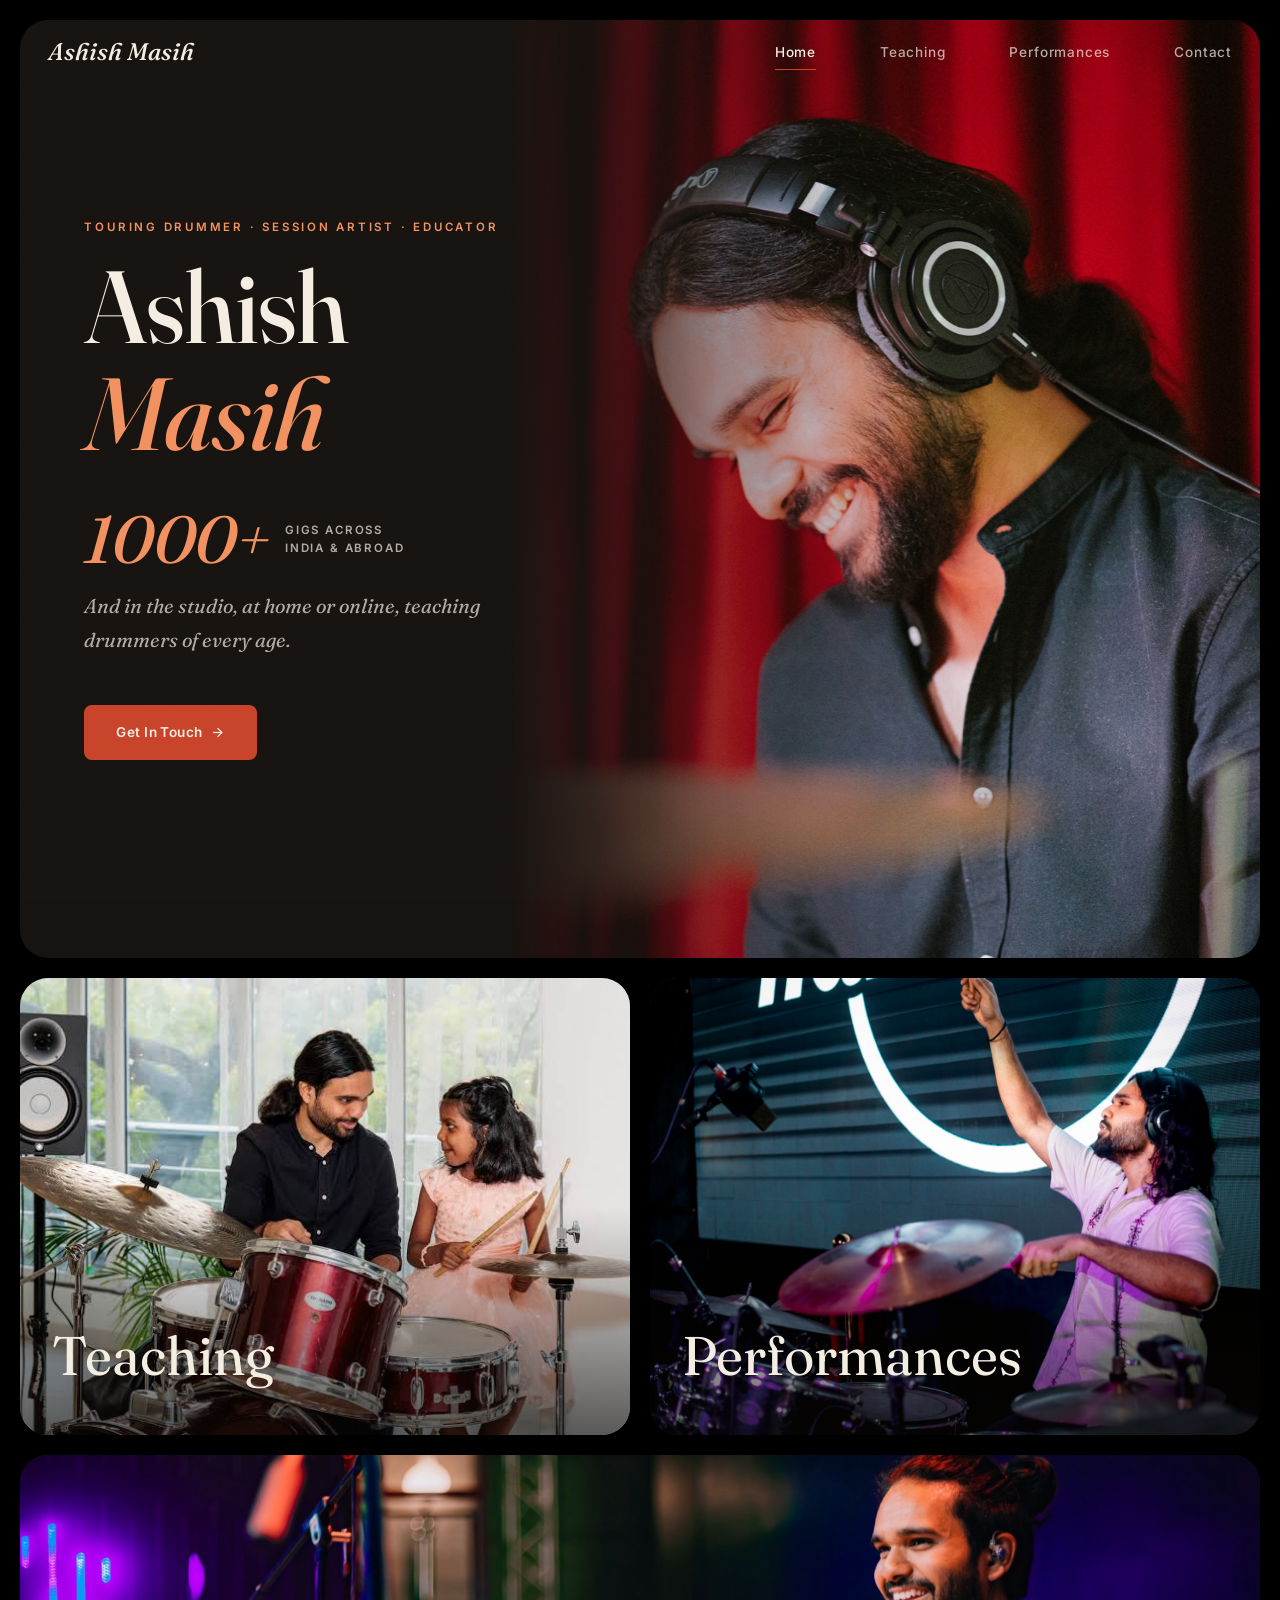
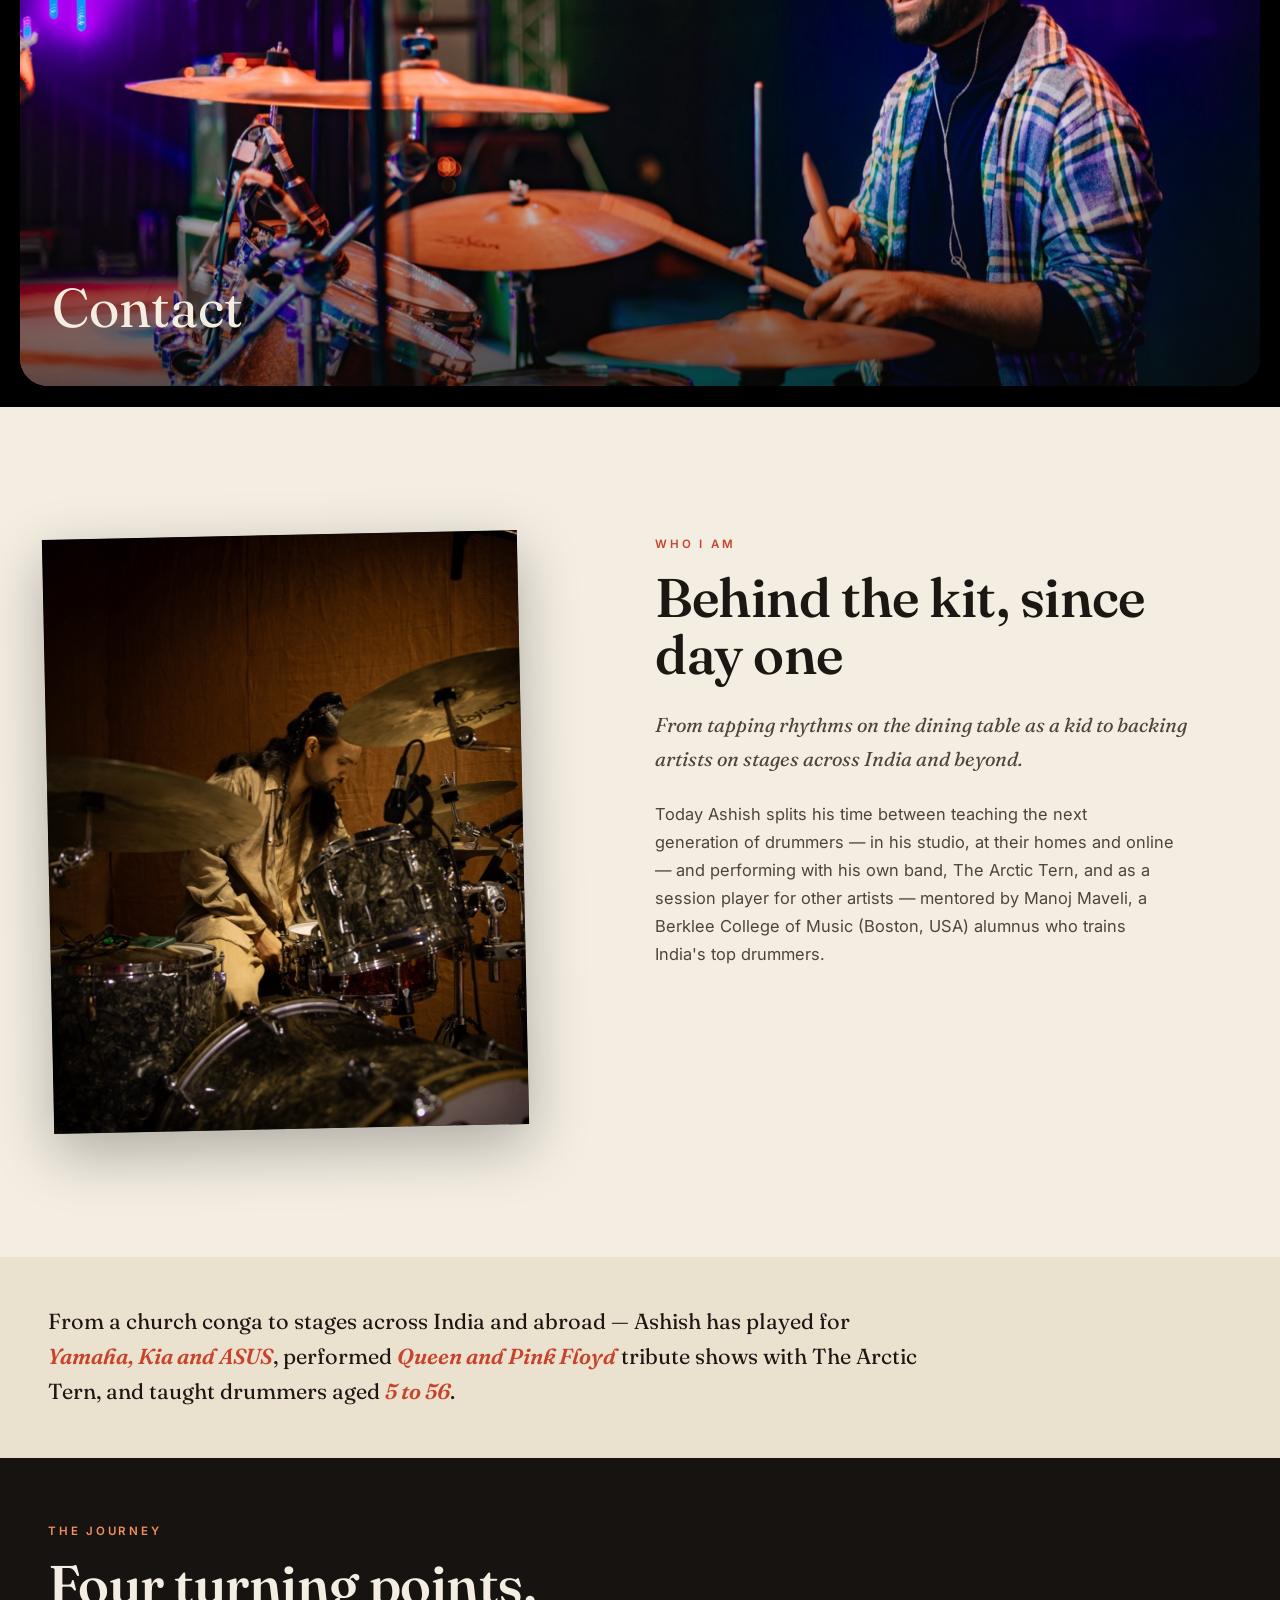
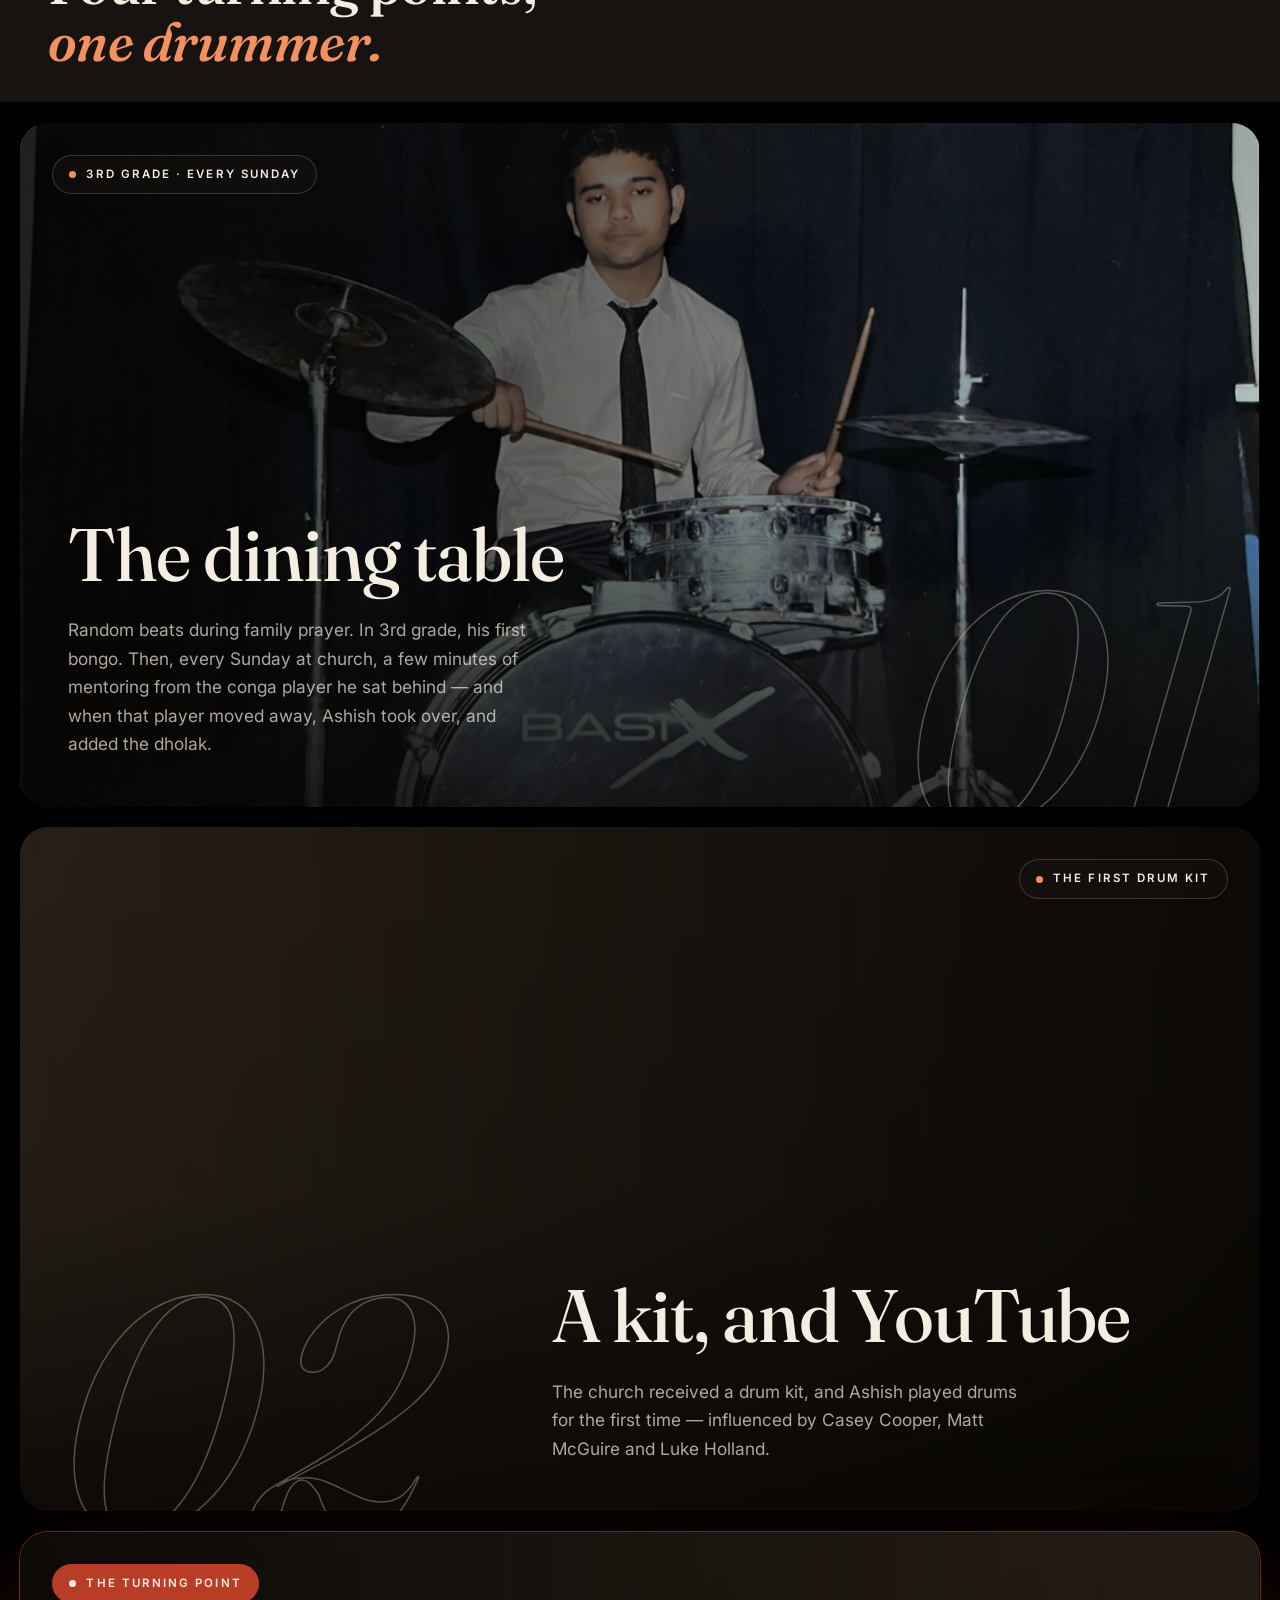
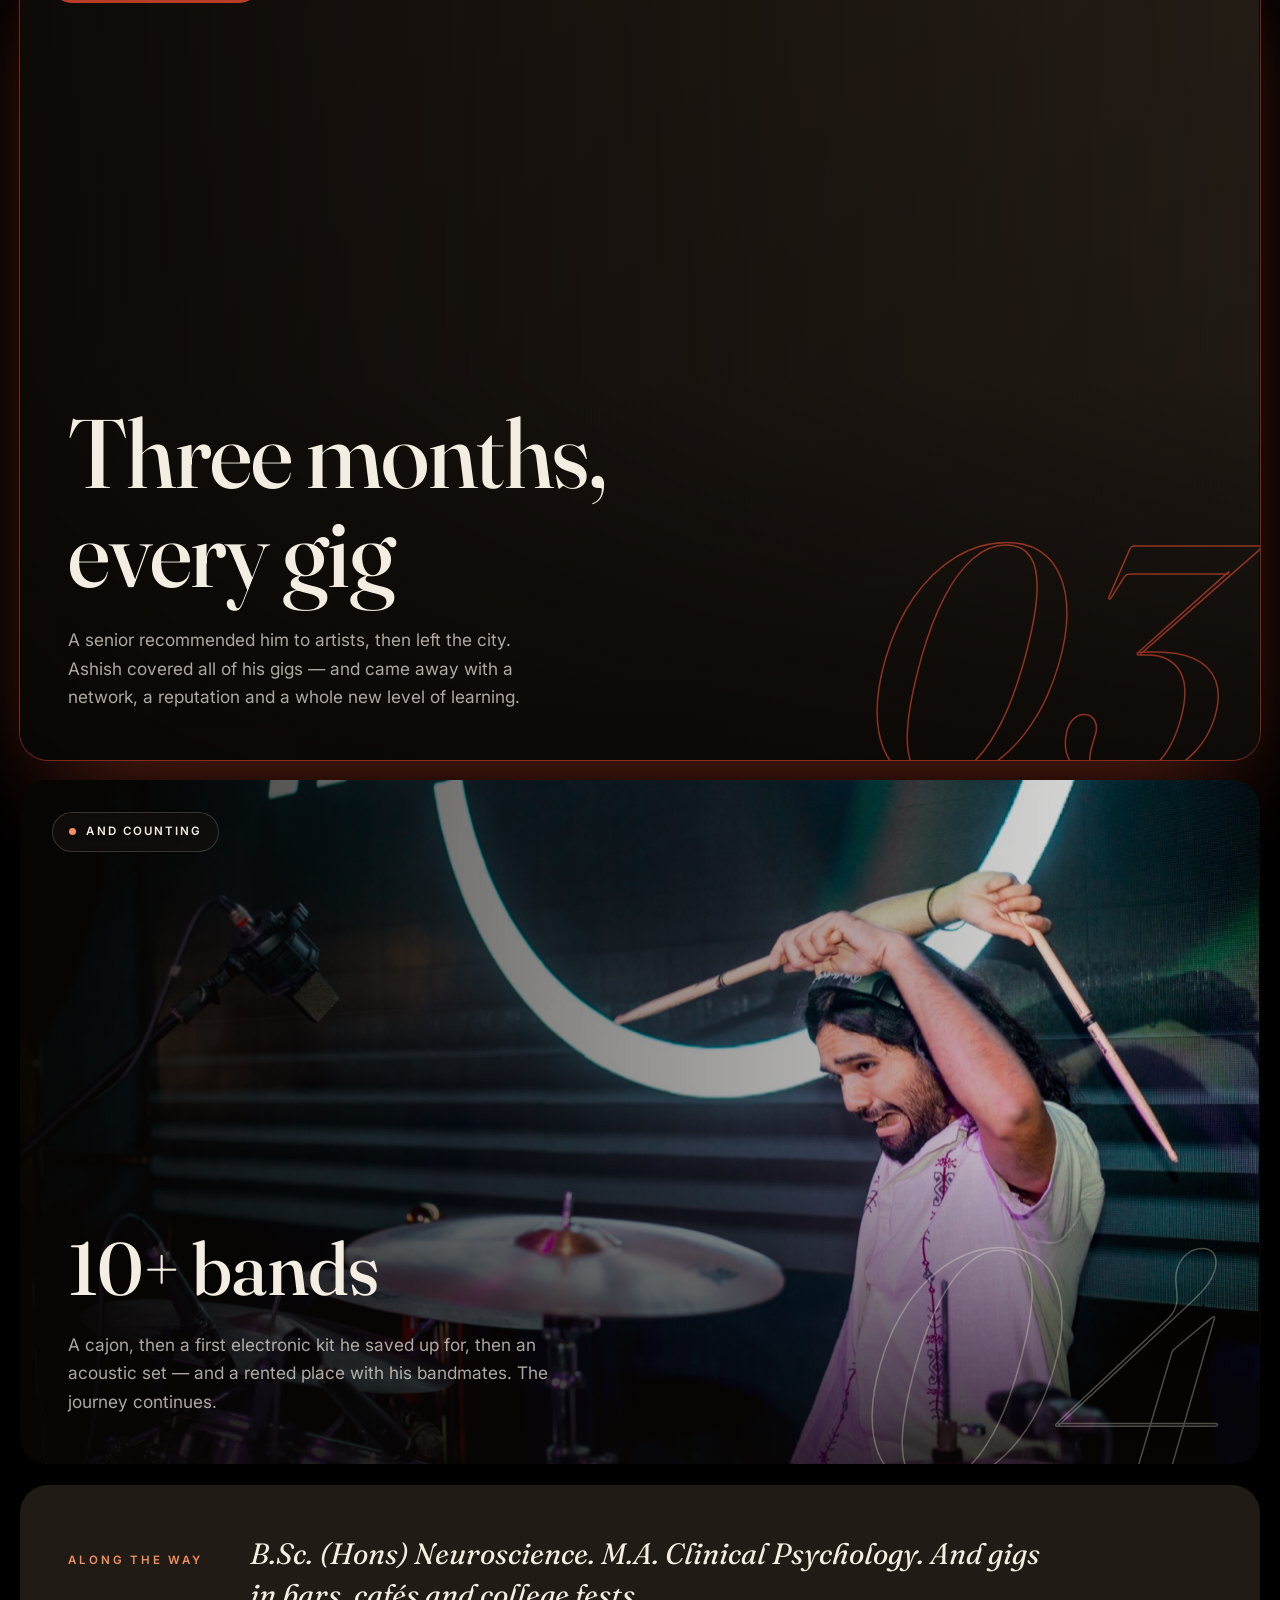
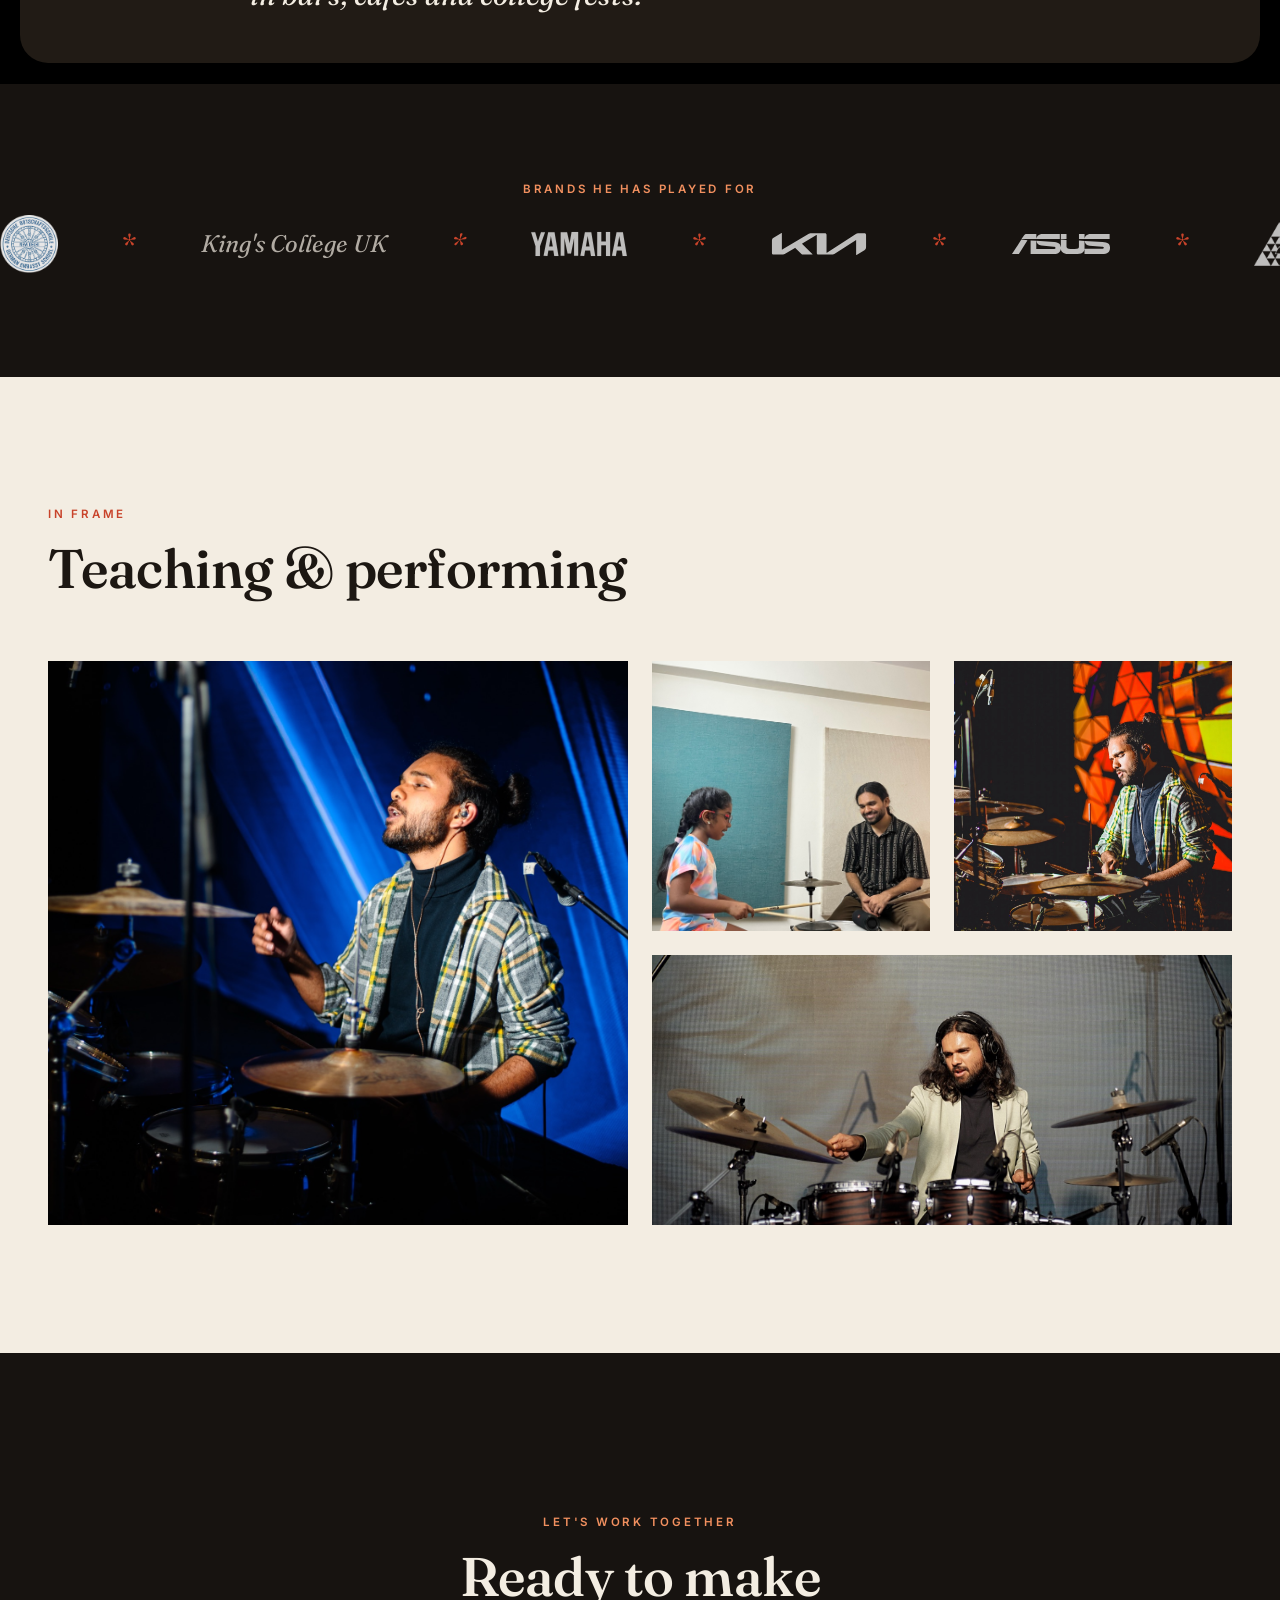
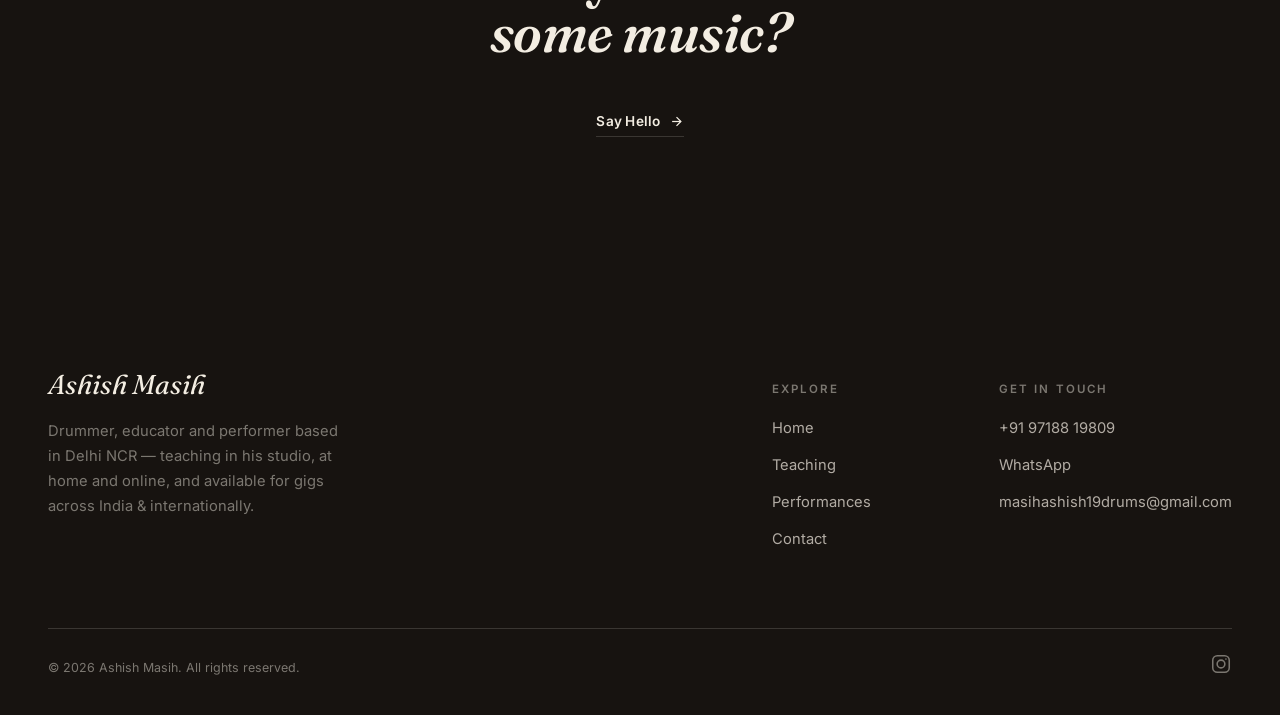
<file: index.html>
<!DOCTYPE html>
<html lang="en">
<head>
<meta charset="UTF-8">
<meta name="viewport" content="width=device-width, initial-scale=1.0, viewport-fit=cover">
<meta name="theme-color" content="#171310">
<title>Ashish Masih — Drummer, Educator & Performer | Delhi NCR</title>
<meta name="description" content="Ashish Masih is a Delhi NCR touring drummer, session artist and drum educator — lessons in his studio, at your home in South Delhi and parts of Gurgaon, or online.">
<link rel="preload" as="image" href="assets/images/cover-smile-headphones.jpg">
<link rel="stylesheet" href="css/tokens.css">
<link rel="stylesheet" href="css/base.css">
</head>
<body>

<site-nav active="home"></site-nav>

<!-- FRAMED PAGE — contained dark canvas (not edge-to-edge), matching the
     reference: a two-column promo card up top, then a bento tile grid
     that doubles as the site's visual nav. -->
<div class="framed-page">

  <!-- PROMO CARD — defaults to his intro; swap for a featured show/cohort later -->
  <header class="promo-card section-dark">
    <div class="promo-text" data-reveal style="transition-delay:.12s;">
      <span class="eyebrow">Touring Drummer · Session Artist · Educator</span>
      <h1 style="margin-bottom:var(--space-sm);">Ashish<br><em style="color:var(--accent-2);">Masih</em></h1>
      <p class="hero-stat"><span class="hero-stat-num">1000+</span><span class="hero-stat-label">gigs across<br>India &amp; abroad</span></p>
      <p class="dek">And in the studio, at home or online, teaching drummers of every age.</p>
      <a href="contact.html" class="btn-solid">Get In Touch <svg viewBox="0 0 24 24" fill="none" stroke="currentColor" stroke-width="2"><line x1="5" y1="12" x2="19" y2="12"/><polyline points="12 5 19 12 12 19"/></svg></a>
    </div>
    <div class="promo-media">
      <media-placeholder src="assets/images/cover-smile-headphones.jpg" alt="Close-up of Ashish laughing in headphones against a red curtain" focus="50% 30%" ratio="4-5" fit="cover" priority></media-placeholder>
    </div>
  </header>

  <!-- TILE GRID — the site's real sections, as large photo links -->
  <section class="tile-grid">
    <a href="teaching.html" class="tile" data-reveal>
      <media-placeholder fit="cover" src="assets/images/teaching-cover.jpg" alt="Ashish smiling at a young student holding drumsticks beside a red drum kit" focus="50% 40%" ratio="4-3"></media-placeholder>
      <span class="tile-label">Teaching</span>
    </a>
    <a href="performances.html" class="tile" data-reveal>
      <media-placeholder fit="cover" src="assets/images/hardrock-6446.jpg" alt="Ashish mid-hit on stage with a drumstick raised, purple stage light on his shirt" focus="55% 50%" ratio="4-3"></media-placeholder>
      <span class="tile-label">Performances</span>
    </a>
    <a href="contact.html" class="tile full" data-reveal>
      <media-placeholder fit="cover" src="assets/images/live-3590.jpg" alt="Ashish smiling behind his kit on a colourfully lit stage" focus="62% 40%" ratio="21-9"></media-placeholder>
      <span class="tile-label">Contact</span>
    </a>
  </section>

</div>

<!-- WHO I AM — asymmetric 5/6 split (not an even 6/6) -->
<section class="section">
  <div class="container grid-12">
    <div class="col-start-1 col-span-5" data-reveal>
      <media-placeholder src="assets/images/who-i-am.jpg" alt="Ashish Masih seated at his drum kit, lit in warm amber light" focus="55% 42%" ratio="4-5" tilt="left"></media-placeholder>
    </div>
    <div class="col-start-7 col-span-6" data-reveal>
      <span class="eyebrow">Who I Am</span>
      <h2>Behind the kit, since day one</h2>
      <p class="dek" style="margin-top:var(--space-md);">From tapping rhythms on the dining table as a kid to backing artists on stages across India and beyond.</p>
      <p style="margin-top:var(--space-md); max-width:520px;">Today Ashish splits his time between teaching the next generation of drummers — in his studio, at their homes and online — and performing with his own band, The Arctic Tern, and as a session player for other artists — mentored by Manoj Maveli, a Berklee College of Music (Boston, USA) alumnus who trains India's top drummers.</p>
    </div>
  </div>
</section>

<!-- BY THE NUMBERS — a compact strip, deliberately quieter than the photos around it -->
<section class="section-alt numbers-strip">
  <div class="container grid-12">
    <p class="pull-numbers col-start-1 col-span-9" data-reveal>From a church conga to stages across India and abroad — Ashish has played for <strong>Yamaha, Kia and ASUS</strong>, performed <strong>Queen and Pink Floyd</strong> tribute shows with The Arctic Tern, and taught drummers aged <strong>5 to 56</strong>.</p>
  </div>
</section>

<!-- THE JOURNEY — four turning points, each a full-size photographic chapter -->
<section class="section-dark journey">
  <div class="container journey-head" data-reveal>
    <span class="eyebrow">The Journey</span>
    <h2>Four turning points,<br><em style="color:var(--accent-2);">one drummer.</em></h2>
  </div>

  <div class="framed-page journey-stack">

    <journey-chapter number="01" label="3rd grade &middot; Every Sunday" data-reveal>
      <media-placeholder slot="media" src="assets/images/childhood-drum-kit.jpg" alt="Childhood photo of a boy in a white shirt and tie playing a small drum kit against a dark curtain" focus="50% 22%"></media-placeholder>
      <h3 slot="title">The dining table</h3>
      <p>Random beats during family prayer. In 3rd grade, his first bongo. Then, every Sunday at church, a few minutes of mentoring from the conga player he sat behind &mdash; and when that player moved away, Ashish took over, and added the dholak.</p>
    </journey-chapter>

    <journey-chapter number="02" label="The first drum kit" reverse data-reveal>
      <media-placeholder slot="media" src="assets/images/cover-kit-arches.jpg" alt="Ashish in headphones and a blazer playing a drum kit, framed by a ring of warm light" focus="86% 50%"></media-placeholder>
      <h3 slot="title">A kit, and YouTube</h3>
      <p>The church received a drum kit, and Ashish played drums for the first time — influenced by Casey Cooper, Matt McGuire and Luke Holland.</p>
    </journey-chapter>

    <journey-chapter number="03" label="The turning point" featured data-reveal>
      <media-placeholder slot="media" src="assets/images/live-3592.jpg" alt="Ashish playing on a stage lit in warm and blue light" focus="62% 45%"></media-placeholder>
      <h3 slot="title">Three months, every gig</h3>
      <p>A senior recommended him to artists, then left the city. Ashish covered all of his gigs — and came away with a network, a reputation and a whole new level of learning.</p>
    </journey-chapter>

    <journey-chapter number="04" label="And counting" data-reveal>
      <media-placeholder slot="media" src="assets/images/hardrock-6447.jpg" alt="Ashish on stage mid-stroke with a drumstick raised in front of a glowing sign" focus="55% 50%"></media-placeholder>
      <h3 slot="title"><span data-count="10">10</span>+ bands</h3>
      <p>A cajon, then a first electronic kit he saved up for, then an acoustic set — and a rented place with his bandmates. The journey continues.</p>
    </journey-chapter>

    <aside class="journey-coda" data-reveal>
      <span class="eyebrow">Along the way</span>
      <p>B.Sc. (Hons) Neuroscience. M.A. Clinical Psychology. And gigs in bars, cafés and college fests.</p>
    </aside>

  </div>

</section>

<!-- MARQUEE INTERLUDE -->
<section class="section-dark section-tight">
  <div class="container">
    <div class="section-head center" data-reveal style="margin-bottom:var(--space-sm);">
      <span class="eyebrow">Brands He Has Played For</span>
    </div>
  </div>
  <div data-reveal>
    <marquee-strip items="German Embassy School|assets/logos/german-embassy-school.png|58c, King's College UK, Yamaha|assets/logos/yamaha.svg|26, Kia|assets/logos/kia.svg|24, ASUS|assets/logos/asus.svg|22, YPO|assets/logos/ypo.png|44, Max Estates|assets/logos/maxestates.svg|46, Max Healthcare|assets/logos/maxhealthcare.svg|40, Maruti Suzuki|assets/logos/marutisuzuki.svg|20, Vivo|assets/logos/vivo.svg|26, Sopra Steria|assets/logos/soprasteria.svg|28, Crocs|assets/logos/crocs.svg|30"></marquee-strip>
  </div>
</section>

<!-- GALLERY -->
<section class="section">
  <div class="container">
    <div class="section-head" data-reveal>
      <span class="eyebrow">In Frame</span>
      <h2>Teaching &amp; performing</h2>
    </div>
    <div data-reveal>
      <gallery-grid>
        <media-placeholder src="assets/images/live-3611.jpg" alt="Ashish drumming on a stage lit in deep blue" focus="70% 45%"></media-placeholder>
        <media-placeholder src="assets/images/teaching-classroom.jpg" alt="Ashish smiling as a young student plays a snare drum during a lesson" focus="50% 42%"></media-placeholder>
        <media-placeholder src="assets/images/vivo-corp-gig.jpg" alt="Ashish drumming in front of an orange LED wall" focus="65% 45%"></media-placeholder>
        <media-placeholder src="assets/images/yamaha-corp-gig-b.jpg" alt="Ashish drumming at a corporate event in a light jacket and headphones" focus="50% 40%"></media-placeholder>      </gallery-grid>
    </div>
  </div>
</section>

<!-- CTA CLOSE -->
<section class="section-dark cta-close">
  <div class="container" data-reveal>
    <span class="eyebrow">Let's Work Together</span>
    <h2>Ready to make<br><em>some music?</em></h2>
    <div class="link-row" style="justify-content:center;">
      <a href="contact.html" class="link-cta">Say Hello <svg viewBox="0 0 24 24" fill="none" stroke="currentColor" stroke-width="2"><line x1="5" y1="12" x2="19" y2="12"/><polyline points="12 5 19 12 12 19"/></svg></a>
    </div>
  </div>
</section>

<site-footer></site-footer>

<script type="module" src="js/app.js"></script>
</body>
</html>
</file>
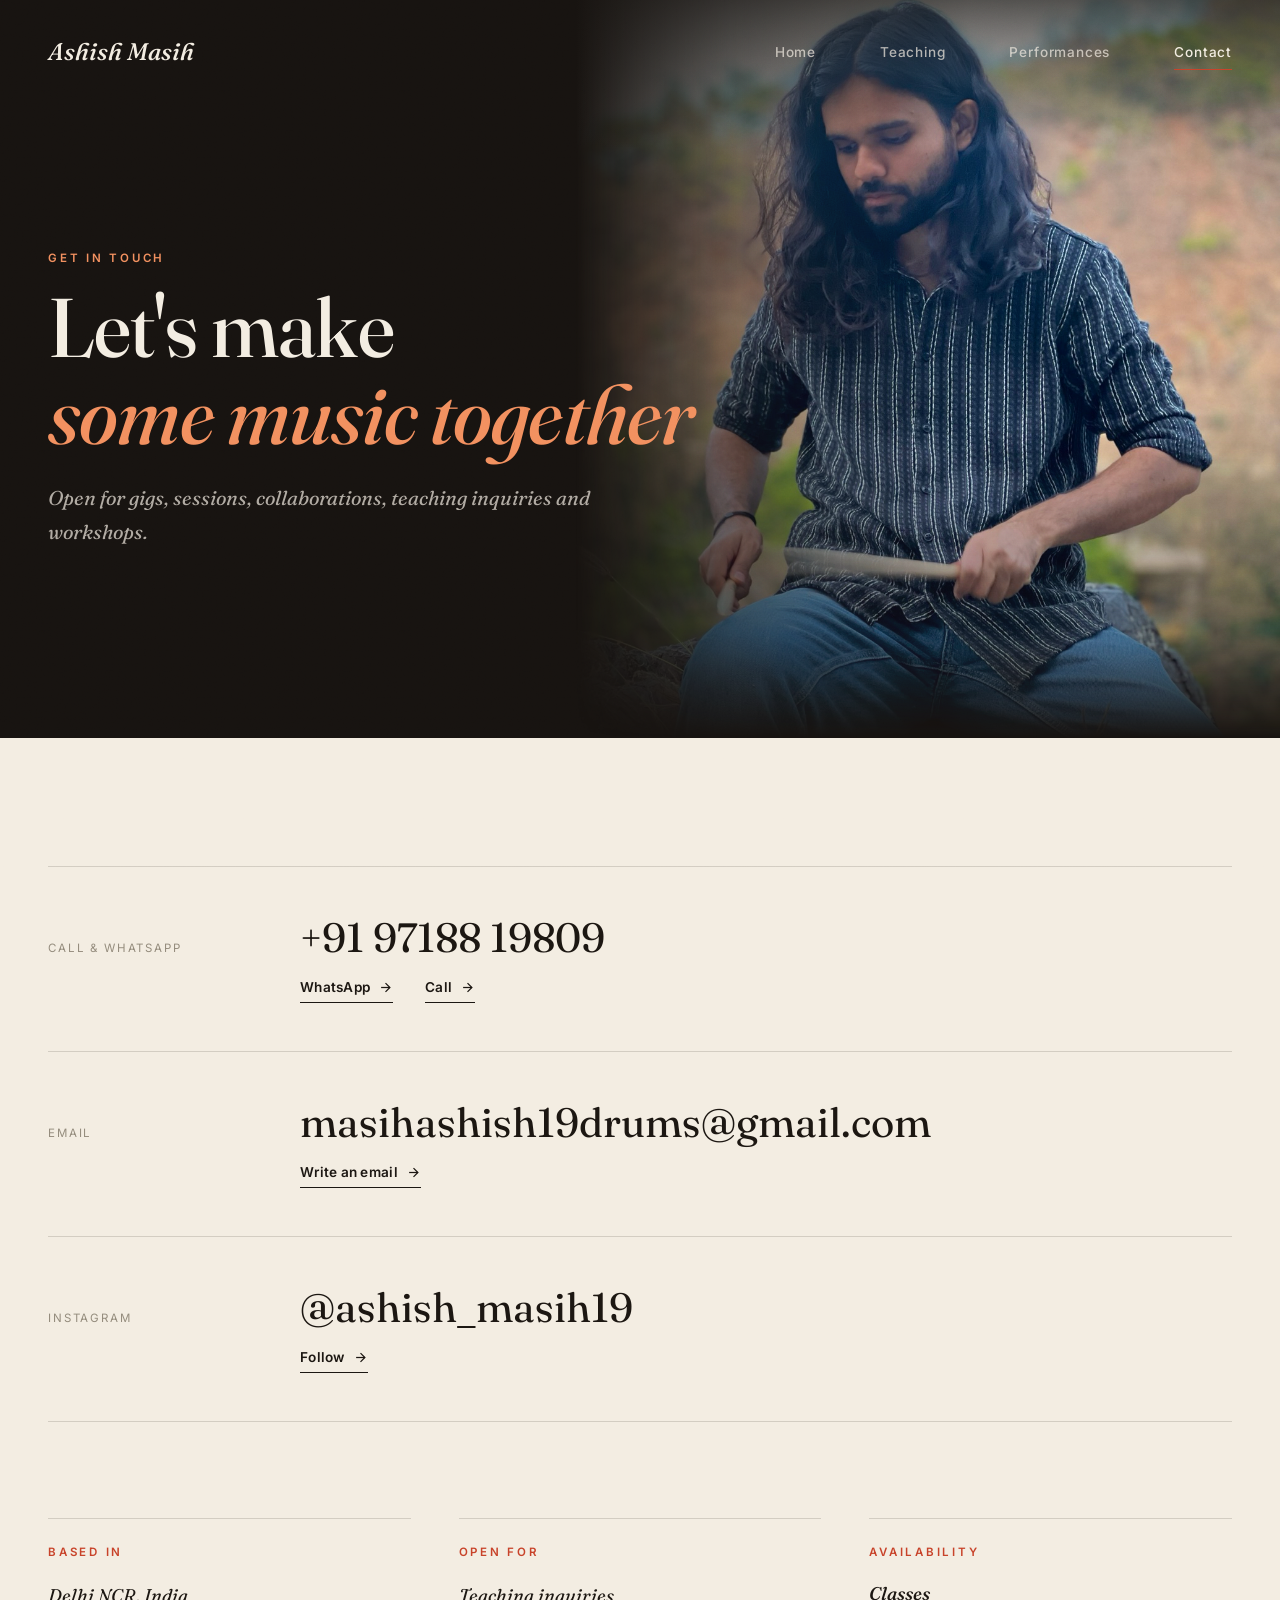
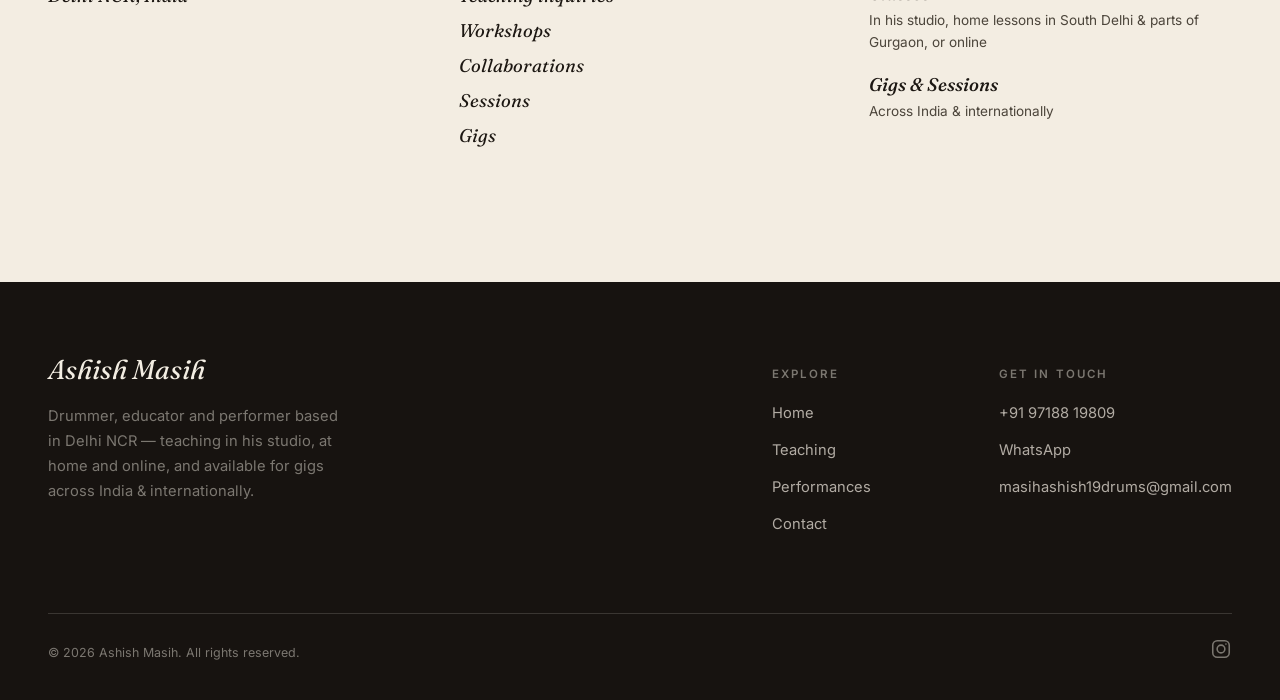
<file: contact.html>
<!DOCTYPE html>
<html lang="en">
<head>
<meta charset="UTF-8">
<meta name="viewport" content="width=device-width, initial-scale=1.0, viewport-fit=cover">
<meta name="theme-color" content="#171310">
<title>Contact — Ashish Masih | Drummer, Educator &amp; Performer</title>
<meta name="description" content="Get in touch with Ashish Masih for drum classes — in his studio, at home in South Delhi and parts of Gurgaon, or online — or to book him for gigs and sessions across India and internationally.">
<link rel="stylesheet" href="css/tokens.css">
<link rel="stylesheet" href="css/base.css">
</head>
<body>

<site-nav active="contact"></site-nav>

<header class="section-dark contact-hero">
  <div class="container grid-12">
    <div class="col-start-1 col-span-9" data-reveal>
      <span class="eyebrow">Get In Touch</span>
      <h1 style="font-size:clamp(2.6rem,6.5vw,5.2rem);">Let's make<br><em style="color:var(--accent-2);">some music together</em></h1>
      <p class="dek" style="margin-top:var(--space-md);">Open for gigs, sessions, collaborations, teaching inquiries and workshops.</p>
    </div>
  </div>
  <div class="contact-photo" aria-hidden="false">
    <media-placeholder src="assets/images/contact-photo.jpg" alt="Ashish sitting on a rock outdoors, tapping a pair of drumsticks on his knees" fit="cover" focus="50% 40%" priority style="height:100%;"></media-placeholder>
  </div>
</header>

<section class="section">
  <div class="container">

    <div class="contact-list" data-reveal>

      <div class="cl-row">
        <span class="cl-label">Call &amp; WhatsApp</span>
        <a class="cl-value" href="tel:+919718819809">+91 97188 19809</a>
        <span class="cl-actions">
          <a class="link-cta" href="https://wa.me/919718819809" target="_blank" rel="noopener">WhatsApp <svg viewBox="0 0 24 24" fill="none" stroke="currentColor" stroke-width="2"><line x1="5" y1="12" x2="19" y2="12"/><polyline points="12 5 19 12 12 19"/></svg></a>
          <a class="link-cta" href="tel:+919718819809">Call <svg viewBox="0 0 24 24" fill="none" stroke="currentColor" stroke-width="2"><line x1="5" y1="12" x2="19" y2="12"/><polyline points="12 5 19 12 12 19"/></svg></a>
        </span>
      </div>

      <div class="cl-row">
        <span class="cl-label">Email</span>
        <a class="cl-value" href="mailto:masihashish19drums@gmail.com">masihashish19drums@gmail.com</a>
        <span class="cl-actions">
          <a class="link-cta" href="mailto:masihashish19drums@gmail.com">Write an email <svg viewBox="0 0 24 24" fill="none" stroke="currentColor" stroke-width="2"><line x1="5" y1="12" x2="19" y2="12"/><polyline points="12 5 19 12 12 19"/></svg></a>
        </span>
      </div>

      <div class="cl-row">
        <span class="cl-label">Instagram</span>
        <a class="cl-value" href="https://www.instagram.com/ashish_masih19" target="_blank" rel="noopener">@ashish_masih19</a>
        <span class="cl-actions">
          <a class="link-cta" href="https://www.instagram.com/ashish_masih19" target="_blank" rel="noopener">Follow <svg viewBox="0 0 24 24" fill="none" stroke="currentColor" stroke-width="2"><line x1="5" y1="12" x2="19" y2="12"/><polyline points="12 5 19 12 12 19"/></svg></a>
        </span>
      </div>

    </div>

    <div class="contact-facts" data-reveal>
      <div class="fact">
        <span class="eyebrow">Based In</span>
        <ul class="fact-list"><li>Delhi NCR, India</li></ul>
      </div>
      <div class="fact">
        <span class="eyebrow">Open For</span>
        <ul class="fact-list">
          <li>Teaching inquiries</li>
          <li>Workshops</li>
          <li>Collaborations</li>
          <li>Sessions</li>
          <li>Gigs</li>
        </ul>
      </div>
      <div class="fact">
        <span class="eyebrow">Availability</span>
        <p class="fact-line"><strong>Classes</strong>In his studio, home lessons in South Delhi &amp; parts of Gurgaon, or online</p>
        <p class="fact-line"><strong>Gigs &amp; Sessions</strong>Across India &amp; internationally</p>
      </div>
    </div>

  </div>
</section>

<site-footer></site-footer>

<script type="module" src="js/app.js"></script>
</body>
</html>
</file>
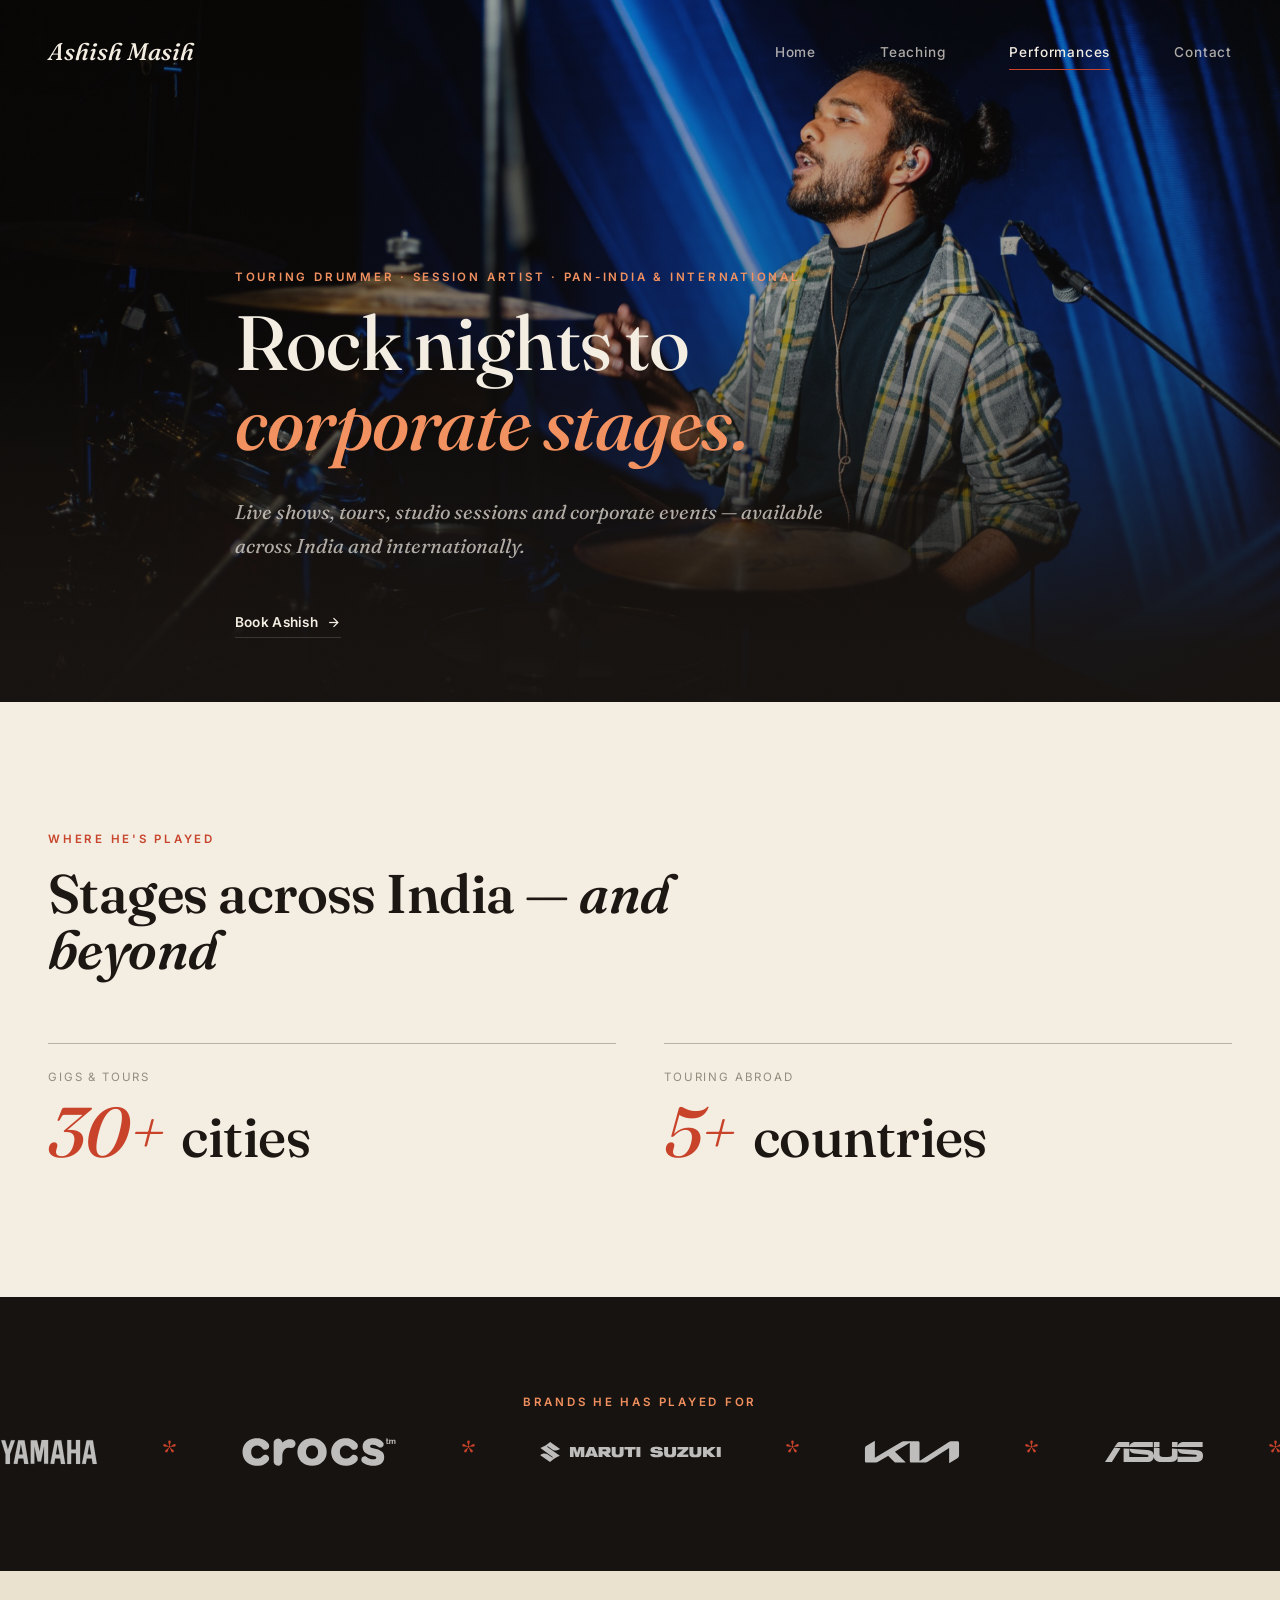
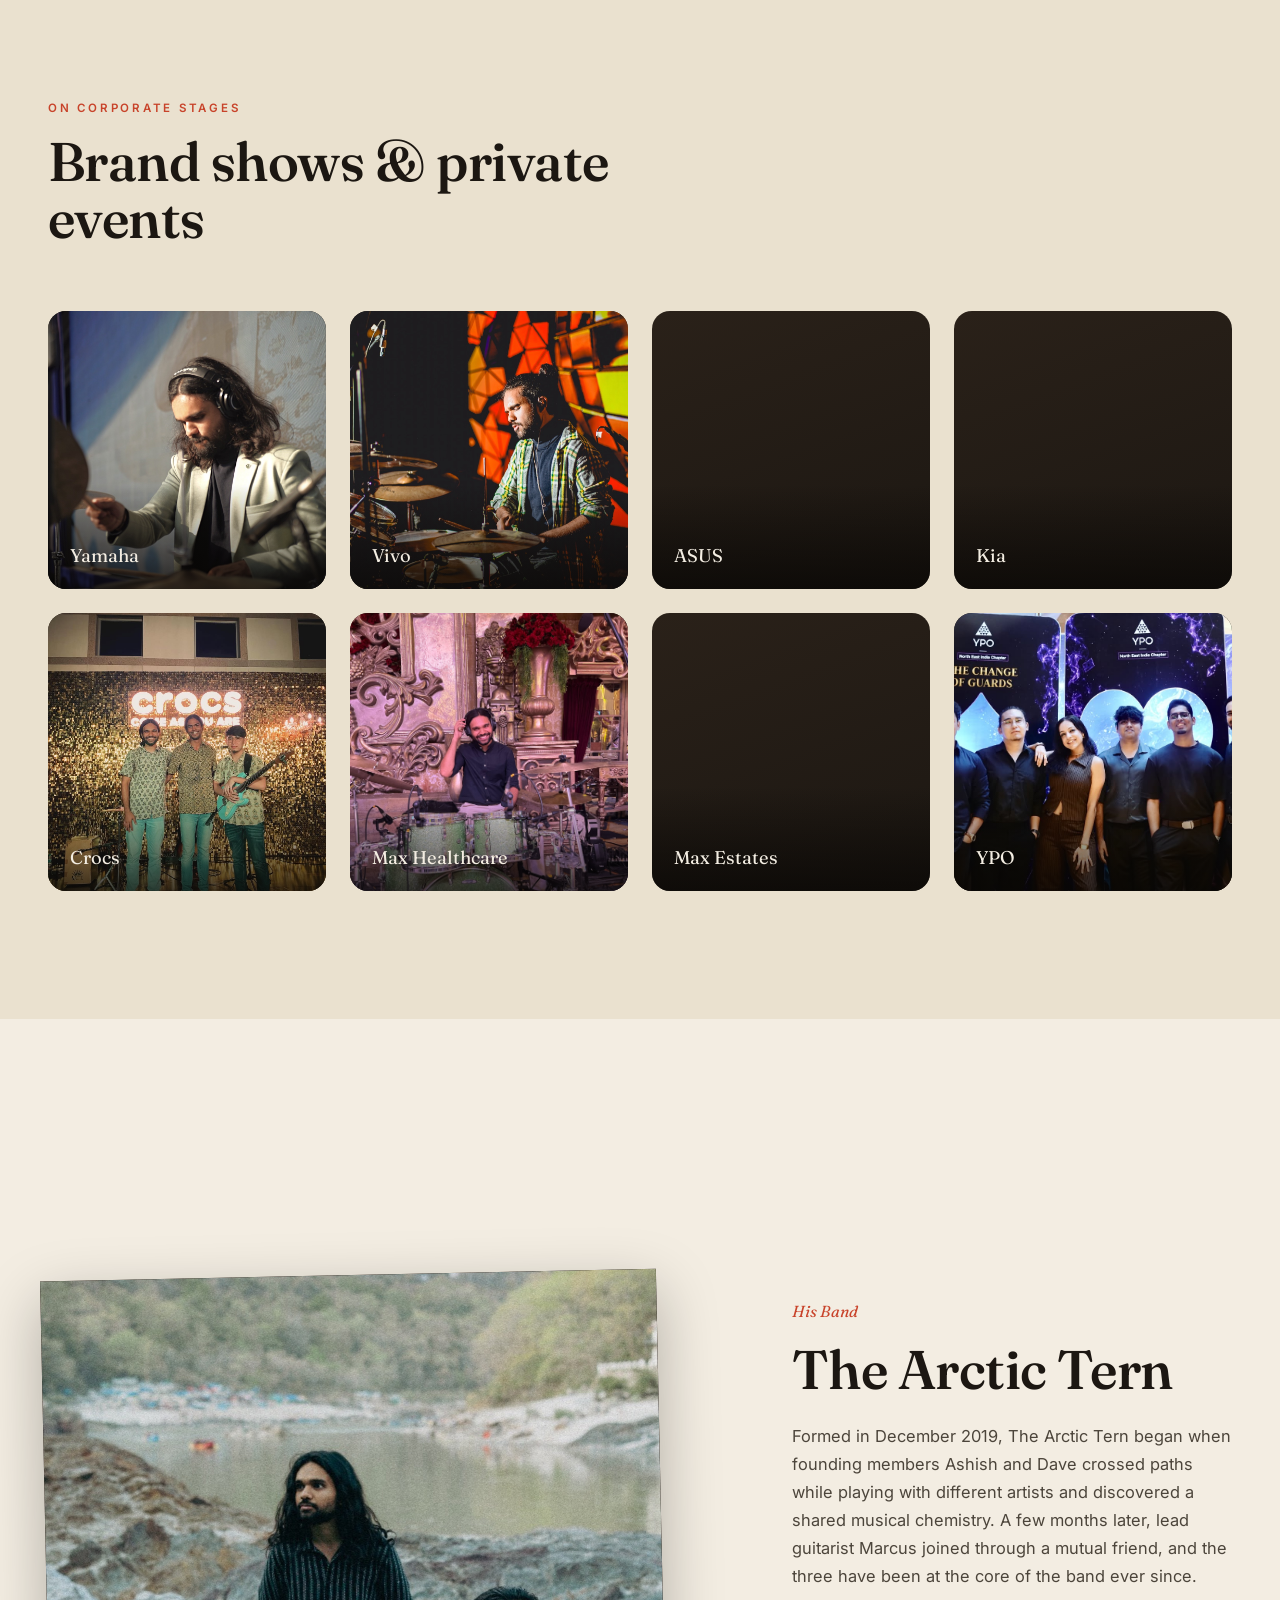
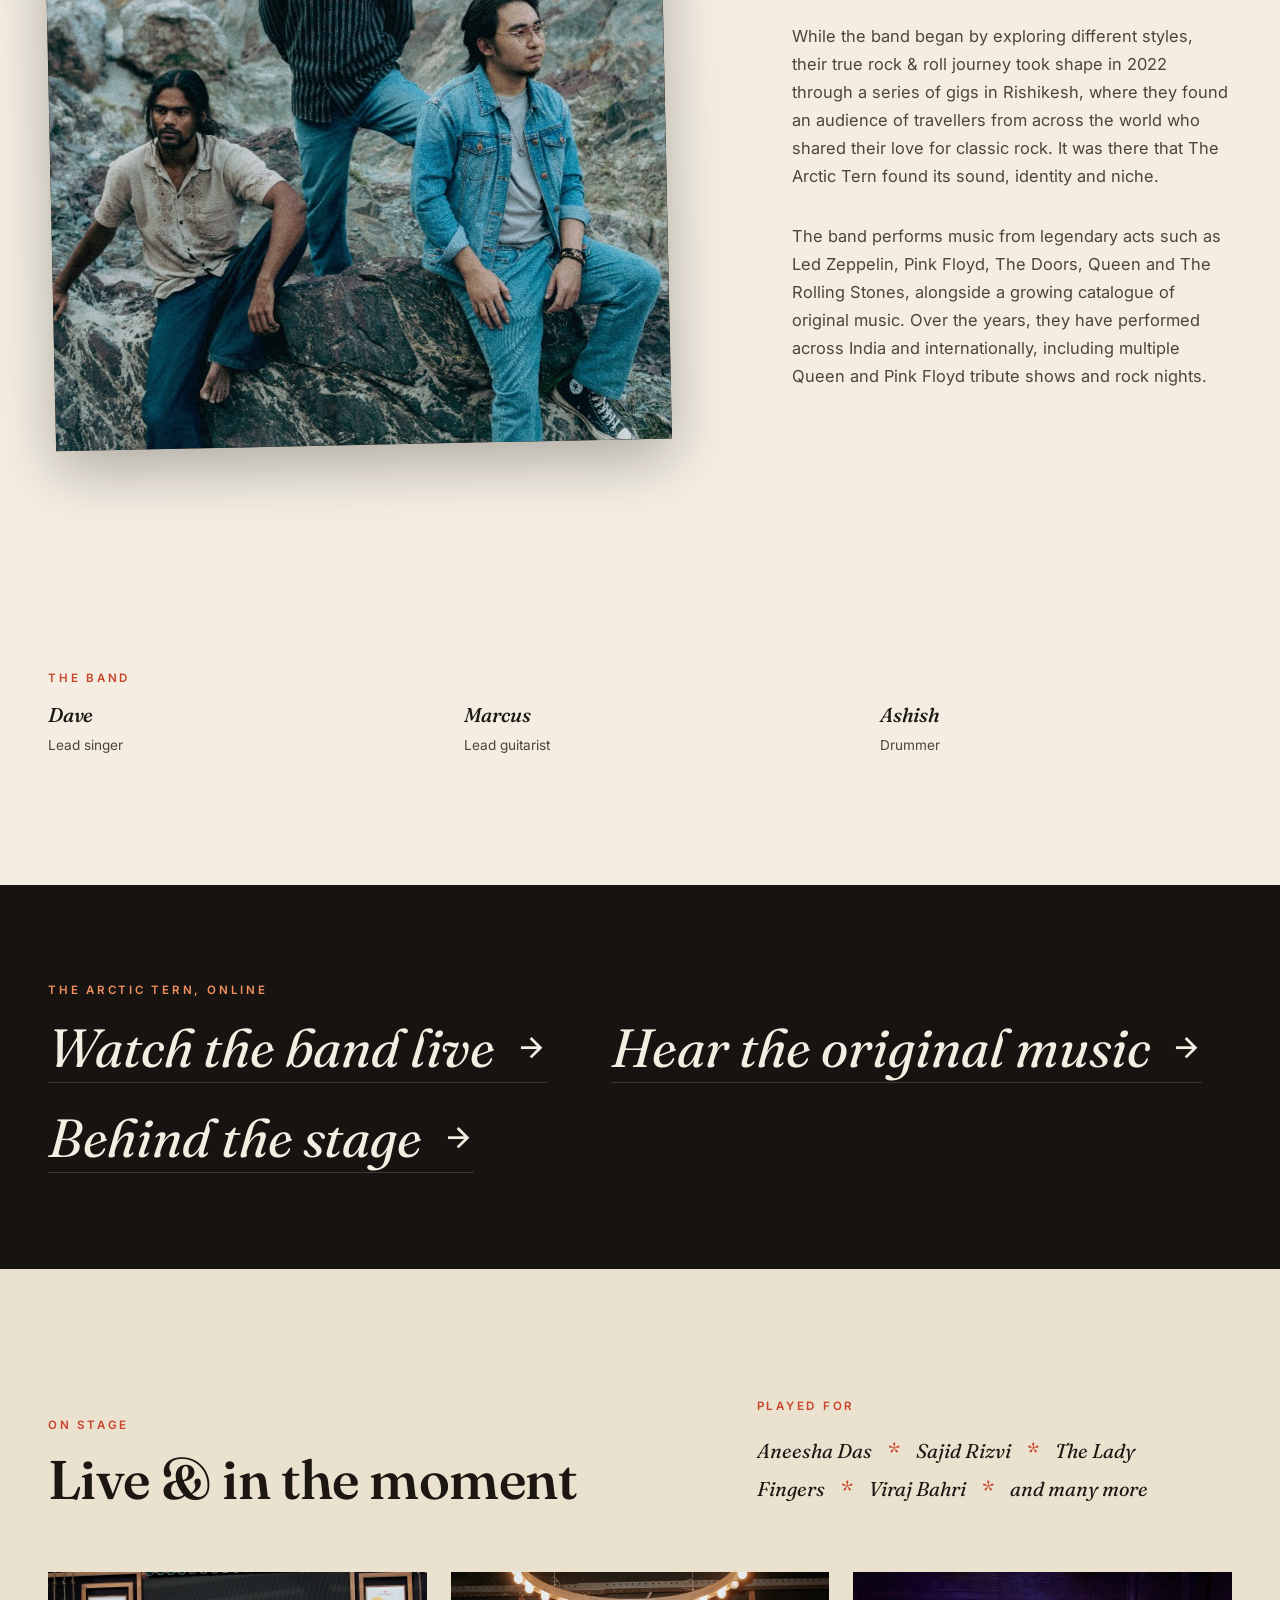
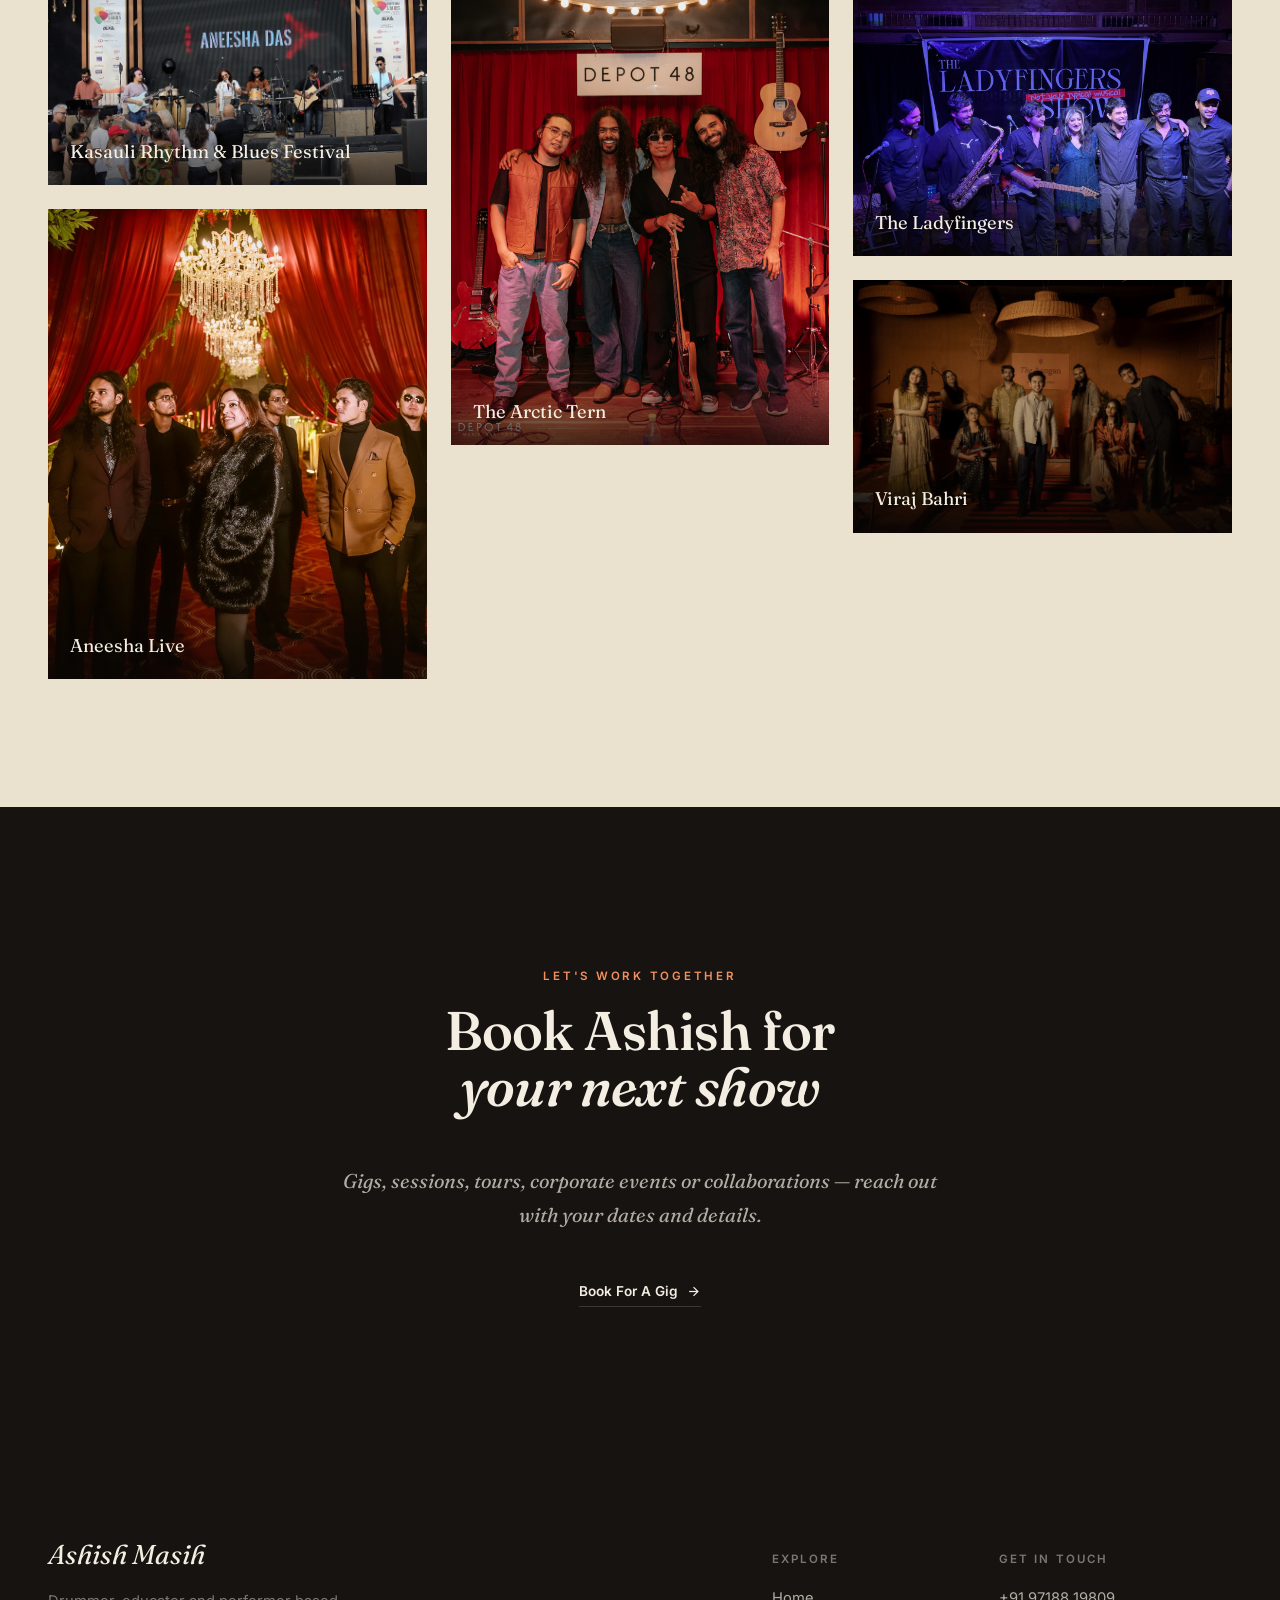
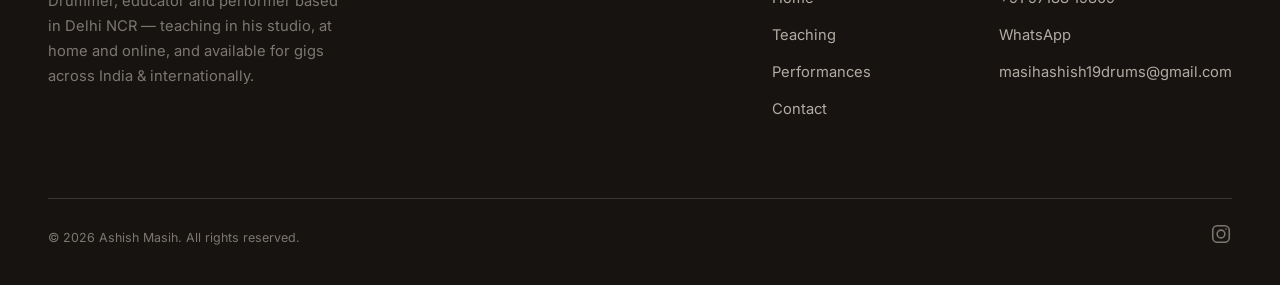
<file: performances.html>
<!DOCTYPE html>
<html lang="en">
<head>
<meta charset="UTF-8">
<meta name="viewport" content="width=device-width, initial-scale=1.0, viewport-fit=cover">
<meta name="theme-color" content="#171310">
<title>Performances — Ashish Masih | Touring Drummer &amp; Session Artist</title>
<meta name="description" content="Ashish Masih — touring drummer and session artist, co-founder of rock band The Arctic Tern, available for gigs, tours, corporate shows and studio sessions across India and internationally.">
<link rel="stylesheet" href="css/tokens.css">
<link rel="stylesheet" href="css/base.css">
</head>
<body>

<site-nav active="performances"></site-nav>

<!-- HERO -->
<header class="section-dark" style="position:relative; min-height:78svh; display:flex; flex-direction:column; justify-content:flex-end; padding-bottom:var(--space-2xl); overflow:hidden;">
  <div style="position:absolute; inset:0; z-index:0;">
    <media-placeholder src="assets/images/live-3611.jpg" alt="Ashish drumming on a stage lit in deep blue, looking up as he plays" focus="70% 45%" priority style="height:100%;"></media-placeholder>
    <div style="position:absolute; inset:0; background:linear-gradient(180deg, rgba(23,19,16,.25) 0%, rgba(23,19,16,.4) 45%, rgba(23,19,16,.97) 92%);"></div>
  </div>
  <div class="container grid-12" style="position:relative; z-index:2;">
    <div class="col-start-1 col-span-9" data-reveal>
      <span class="eyebrow">Touring Drummer · Session Artist · Pan-India &amp; International</span>
      <h1 style="color:var(--cream); font-size:clamp(2.4rem,6vw,5rem); margin-bottom:var(--space-lg);">Rock nights to<br><em style="color:var(--accent-2);">corporate stages.</em></h1>
      <p class="dek" style="margin-bottom:var(--space-xl);">Live shows, tours, studio sessions and corporate events — available across India and internationally.</p>
      <div class="link-row">
        <a href="#contact-cta" class="link-cta">Book Ashish <svg viewBox="0 0 24 24" fill="none" stroke="currentColor" stroke-width="2"><line x1="5" y1="12" x2="19" y2="12"/><polyline points="12 5 19 12 12 19"/></svg></a>
      </div>
    </div>
  </div>
</header>

<!-- WHERE HE'S PLAYED — makes the geography of the work visible (hero already says "available") -->
<section class="section">
  <div class="container">
    <div class="section-head" data-reveal>
      <span class="eyebrow">Where He's Played</span>
      <h2>Stages across India &mdash; <em>and beyond</em></h2>
    </div>
    <div class="places" data-reveal>
      <div class="place"><span class="place-kicker">Gigs &amp; tours</span><h3><em>30+</em> cities</h3></div>
      <div class="place"><span class="place-kicker">Touring abroad</span><h3><em>5+</em> countries</h3></div>
    </div>
  </div>
</section>

<!-- CORPORATE BRANDS -->
<section class="section-dark section-tight">
  <div class="container">
    <div class="section-head center" data-reveal style="margin-bottom:var(--space-sm);">
      <span class="eyebrow">Brands He Has Played For</span>
    </div>
  </div>
  <div data-reveal>
    <marquee-strip items="Yamaha|assets/logos/yamaha.svg|26, Crocs|assets/logos/crocs.svg|30, Maruti Suzuki|assets/logos/marutisuzuki.svg|20, Kia|assets/logos/kia.svg|24, ASUS|assets/logos/asus.svg|22, YPO|assets/logos/ypo.png|44, Max Estates|assets/logos/maxestates.svg|46, Max Healthcare|assets/logos/maxhealthcare.svg|40, Sopra Steria|assets/logos/soprasteria.svg|28, Vivo|assets/logos/vivo.svg|26"></marquee-strip>
  </div>
</section>

<!-- CORPORATE STAGES — real photo proof for the brands above -->
<section class="section section-alt">
  <div class="container">
    <div class="section-head" data-reveal>
      <span class="eyebrow">On Corporate Stages</span>
      <h2>Brand shows &amp; private events</h2>
    </div>
    <div class="proof-grid" data-reveal>
      <media-placeholder src="assets/images/yamaha-corp-gig-a.jpg" alt="Ashish drumming at a Yamaha event" caption="Yamaha" ratio="1-1" focus="60% 45%"></media-placeholder>
      <media-placeholder src="assets/images/vivo-corp-gig.jpg" alt="Ashish drumming in front of an orange LED wall at a Vivo event" caption="Vivo" ratio="1-1" focus="65% 45%"></media-placeholder>
      <media-placeholder src="assets/images/asus-corp-gig.jpg" alt="Band performing on stage beneath a large ASUS Business screen" caption="ASUS" ratio="1-1" focus="50% 40%"></media-placeholder>
      <media-placeholder src="assets/images/kia-corp-gig.jpg" alt="Musicians performing at a Kia showroom event" caption="Kia" ratio="1-1" focus="50% 50%"></media-placeholder>
      <media-placeholder src="assets/images/crocs-corp-gig.jpg" alt="Ashish and bandmates in front of a lit Crocs sign" caption="Crocs" ratio="1-1" focus="50% 55%"></media-placeholder>
      <media-placeholder src="assets/images/max-healthcare-corp-gig.jpg" alt="Ashish smiling behind his green sparkle drum kit in an ornate event hall" caption="Max Healthcare" ratio="1-1" focus="50% 45%"></media-placeholder>
      <media-placeholder src="assets/images/max-estates-corp-gig.jpg" alt="Ashish performing on stage in front of gold curtains at a Max Estates event" caption="Max Estates" ratio="1-1" focus="50% 55%"></media-placeholder>
      <media-placeholder src="assets/images/ypo-corp-gig.jpg" alt="Ashish with the band in front of YPO event backdrops" caption="YPO" ratio="1-1" focus="50% 50%"></media-placeholder>
    </div>
  </div>
</section>

<!-- THE ARCTIC TERN -->
<section class="section">
  <div class="container">
    <content-spread index="His Band" data-reveal>
      <media-placeholder slot="media" src="assets/images/arctic-tern-lineup.jpg" alt="The Arctic Tern — three band members posed on rocks beside a river" ratio="4-5" tilt="left" focus="50% 40%"></media-placeholder>
      <h2 slot="heading" style="font-size:var(--text-xl);">The Arctic Tern</h2>
      <p slot="body">Formed in December 2019, The Arctic Tern began when founding members Ashish and Dave crossed paths while playing with different artists and discovered a shared musical chemistry. A few months later, lead guitarist Marcus joined through a mutual friend, and the three have been at the core of the band ever since.</p>
      <p slot="body">While the band began by exploring different styles, their true rock &amp; roll journey took shape in 2022 through a series of gigs in Rishikesh, where they found an audience of travellers from across the world who shared their love for classic rock. It was there that The Arctic Tern found its sound, identity and niche.</p>
      <p slot="body">The band performs music from legendary acts such as Led Zeppelin, Pink Floyd, The Doors, Queen and The Rolling Stones, alongside a growing catalogue of original music. Over the years, they have performed across India and internationally, including multiple Queen and Pink Floyd tribute shows and rock nights.</p>
    </content-spread>

    <div class="band-block" data-reveal>
      <span class="eyebrow">The Band</span>
      <div class="info-row">
        <div class="info-item"><h4>Dave</h4><p>Lead singer</p></div>
        <div class="info-item"><h4>Marcus</h4><p>Lead guitarist</p></div>
        <div class="info-item"><h4>Ashish</h4><p>Drummer</p></div>
      </div>
    </div>

  </div>
</section>

<!-- THE ARCTIC TERN, ONLINE — big inline links on a dark band -->
<section class="section-dark section-tight">
  <div class="container" data-reveal>
    <span class="eyebrow">The Arctic Tern, Online</span>
    <div class="big-links">
      <a href="https://youtu.be/Yu7ZeHKIMAI" target="_blank" rel="noopener">Watch the band live <svg viewBox="0 0 24 24" fill="none" stroke="currentColor" stroke-width="2"><line x1="5" y1="12" x2="19" y2="12"/><polyline points="12 5 19 12 12 19"/></svg></a>
      <a href="https://linktr.ee/thearctictern" target="_blank" rel="noopener">Hear the original music <svg viewBox="0 0 24 24" fill="none" stroke="currentColor" stroke-width="2"><line x1="5" y1="12" x2="19" y2="12"/><polyline points="12 5 19 12 12 19"/></svg></a>
      <a href="https://www.instagram.com/thearctictern___" target="_blank" rel="noopener">Behind the stage <svg viewBox="0 0 24 24" fill="none" stroke="currentColor" stroke-width="2"><line x1="5" y1="12" x2="19" y2="12"/><polyline points="12 5 19 12 12 19"/></svg></a>
    </div>
  </div>
</section>

<!-- GALLERY -->
<section class="section section-alt">
  <div class="container">
    <div class="grid-12 stage-head" data-reveal>
      <div class="col-start-1 col-span-6">
        <span class="eyebrow">On Stage</span>
        <h2>Live &amp; in the moment</h2>
      </div>
      <div class="col-start-8 col-span-5">
        <span class="eyebrow">Played For</span>
        <p class="flow-list">Aneesha Das<span class="sep">*</span>Sajid Rizvi<span class="sep">*</span>The Lady Fingers<span class="sep">*</span>Viraj Bahri<span class="sep">*</span>and many more</p>
      </div>
    </div>
    <div data-reveal>
      <gallery-grid layout="masonry">
        <media-placeholder src="assets/images/stage-kasauli.jpg" alt="Ashish on drums behind singer Aneesha Das on stage at the Kasauli Rhythm &amp; Blues Festival 2025" caption="Kasauli Rhythm &amp; Blues Festival" ratio="2000-1125"></media-placeholder>
        <media-placeholder src="assets/images/stage-chandelier.jpg" alt="Aneesha Das and her band in formal wear beneath a chandelier and red drapes" caption="Aneesha Live" ratio="1611-2000"></media-placeholder>
        <media-placeholder src="assets/images/stage-depot48.jpg" alt="The Arctic Tern standing in front of a red curtain" caption="The Arctic Tern" ratio="1600-2000"></media-placeholder>
        <media-placeholder src="assets/images/stage-ladyfingers.jpg" alt="The Ladyfingers band and guests on stage after their show" caption="The Ladyfingers" ratio="1280-960"></media-placeholder>
        <media-placeholder src="assets/images/stage-aangan.jpg" alt="Viraj Bahri and his band posed together on set" caption="Viraj Bahri" ratio="2000-1333"></media-placeholder>
      </gallery-grid>
    </div>
  </div>
</section>

<!-- CTA -->
<section class="section-dark cta-close" id="contact-cta">
  <div class="container" data-reveal>
    <span class="eyebrow">Let's Work Together</span>
    <h2>Book Ashish for<br><em>your next show</em></h2>
    <p class="dek" style="margin:0 auto var(--space-xl); text-align:center;">Gigs, sessions, tours, corporate events or collaborations — reach out with your dates and details.</p>
    <div class="link-row" style="justify-content:center;">
      <a href="contact.html" class="link-cta">Book For A Gig <svg viewBox="0 0 24 24" fill="none" stroke="currentColor" stroke-width="2"><line x1="5" y1="12" x2="19" y2="12"/><polyline points="12 5 19 12 12 19"/></svg></a>
    </div>
  </div>
</section>

<site-footer></site-footer>

<script type="module" src="js/app.js"></script>
</body>
</html>
</file>
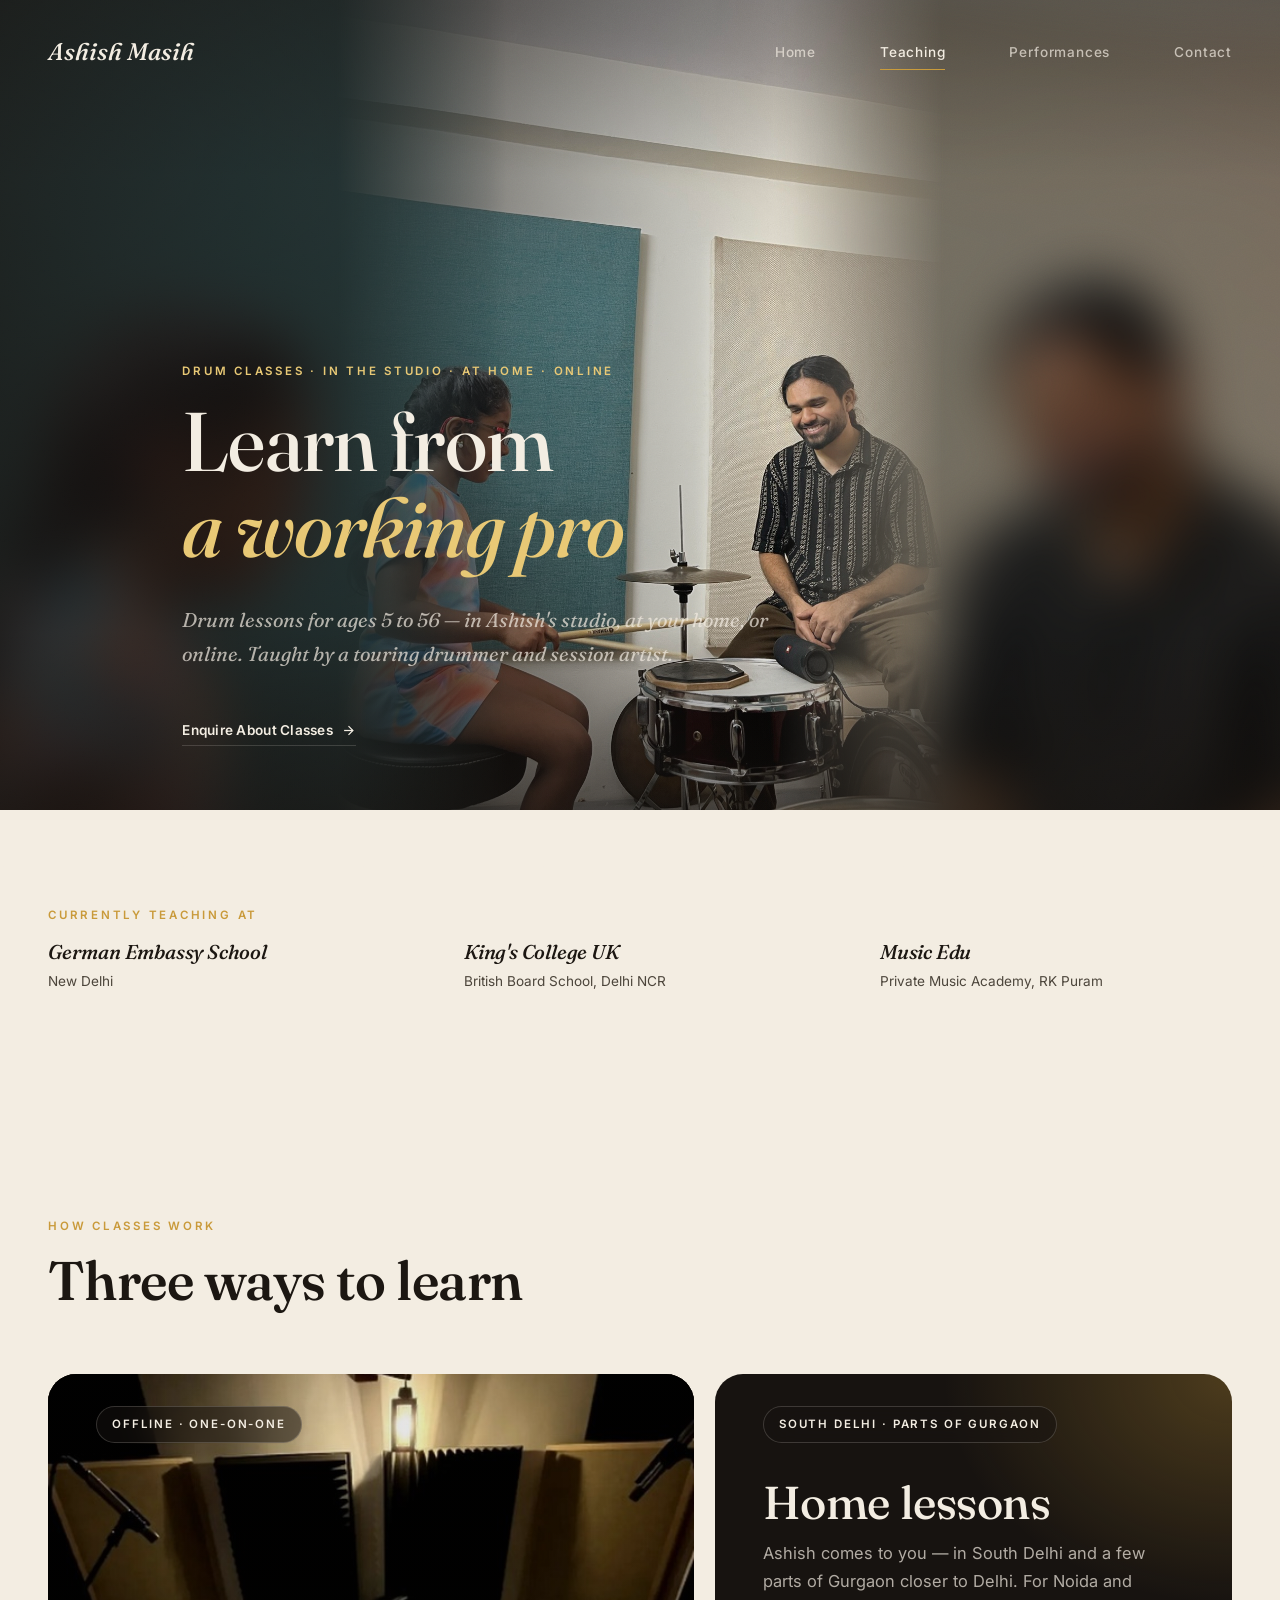
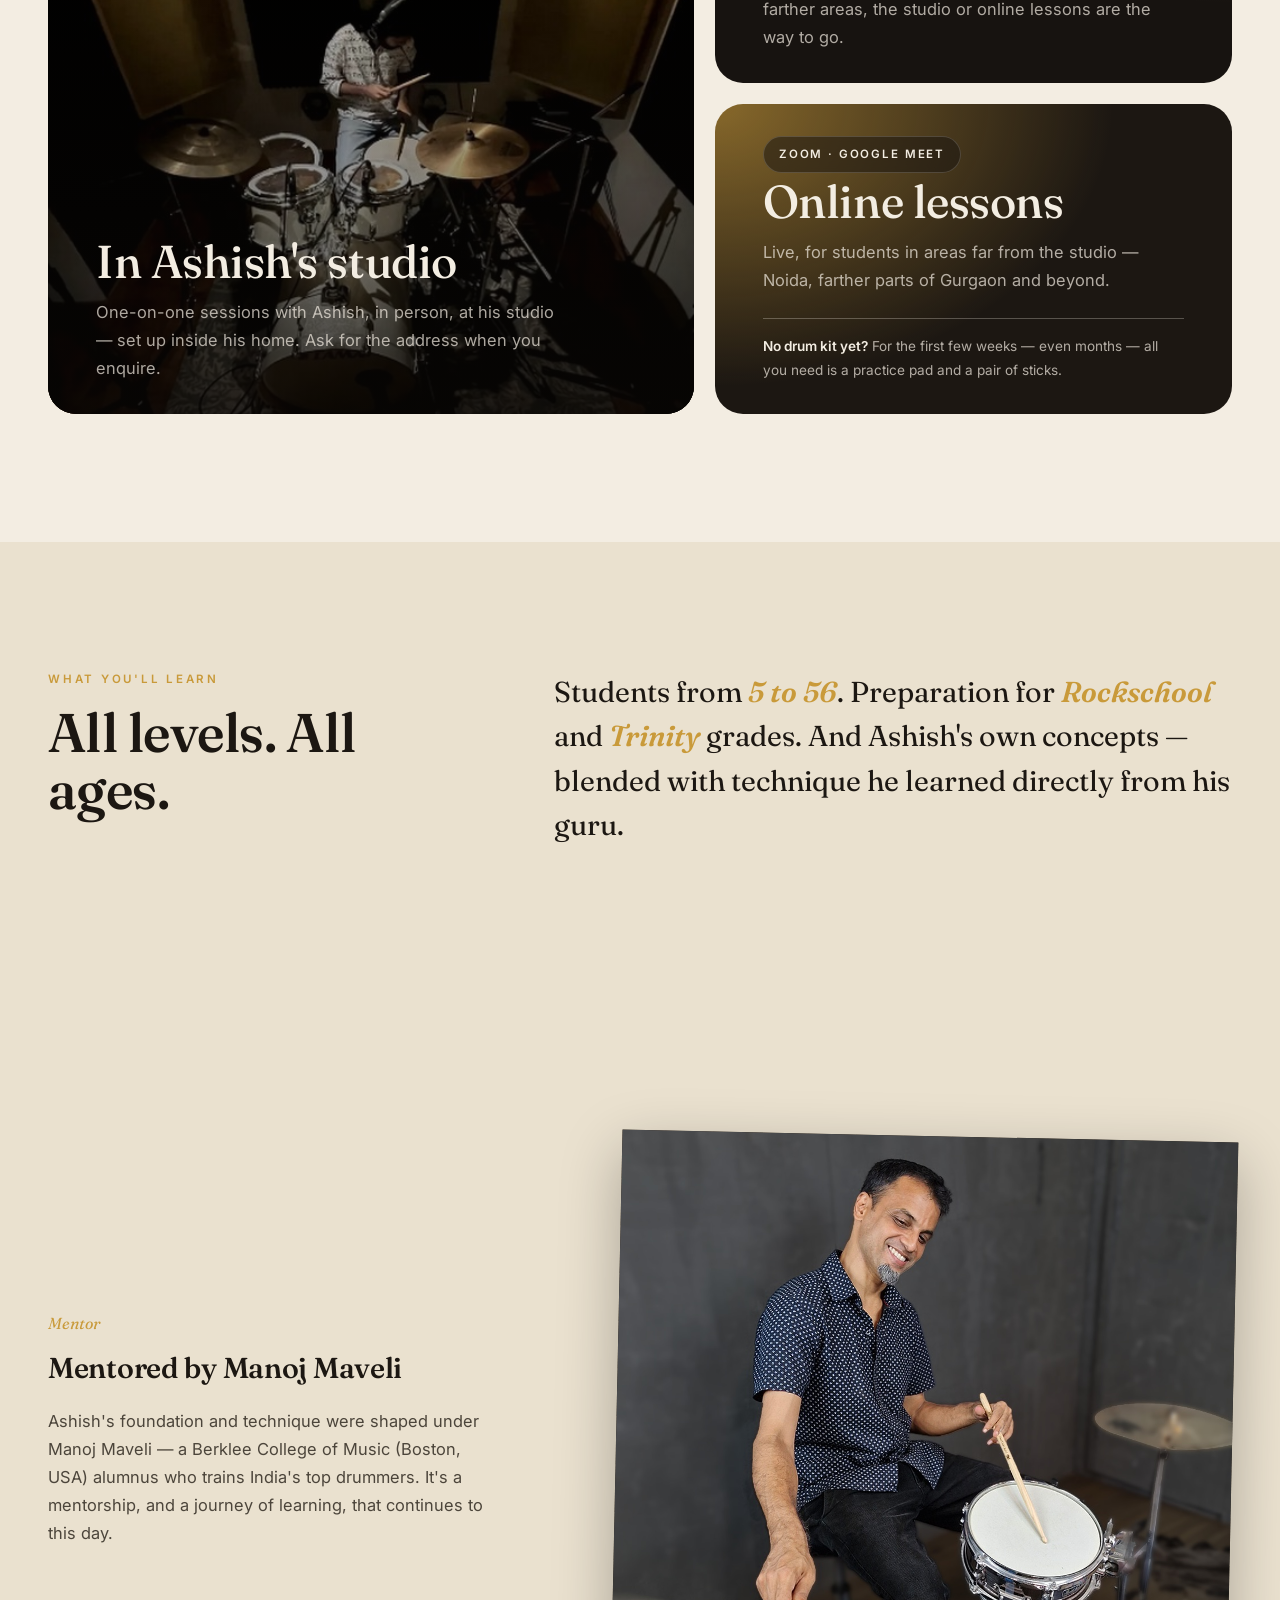
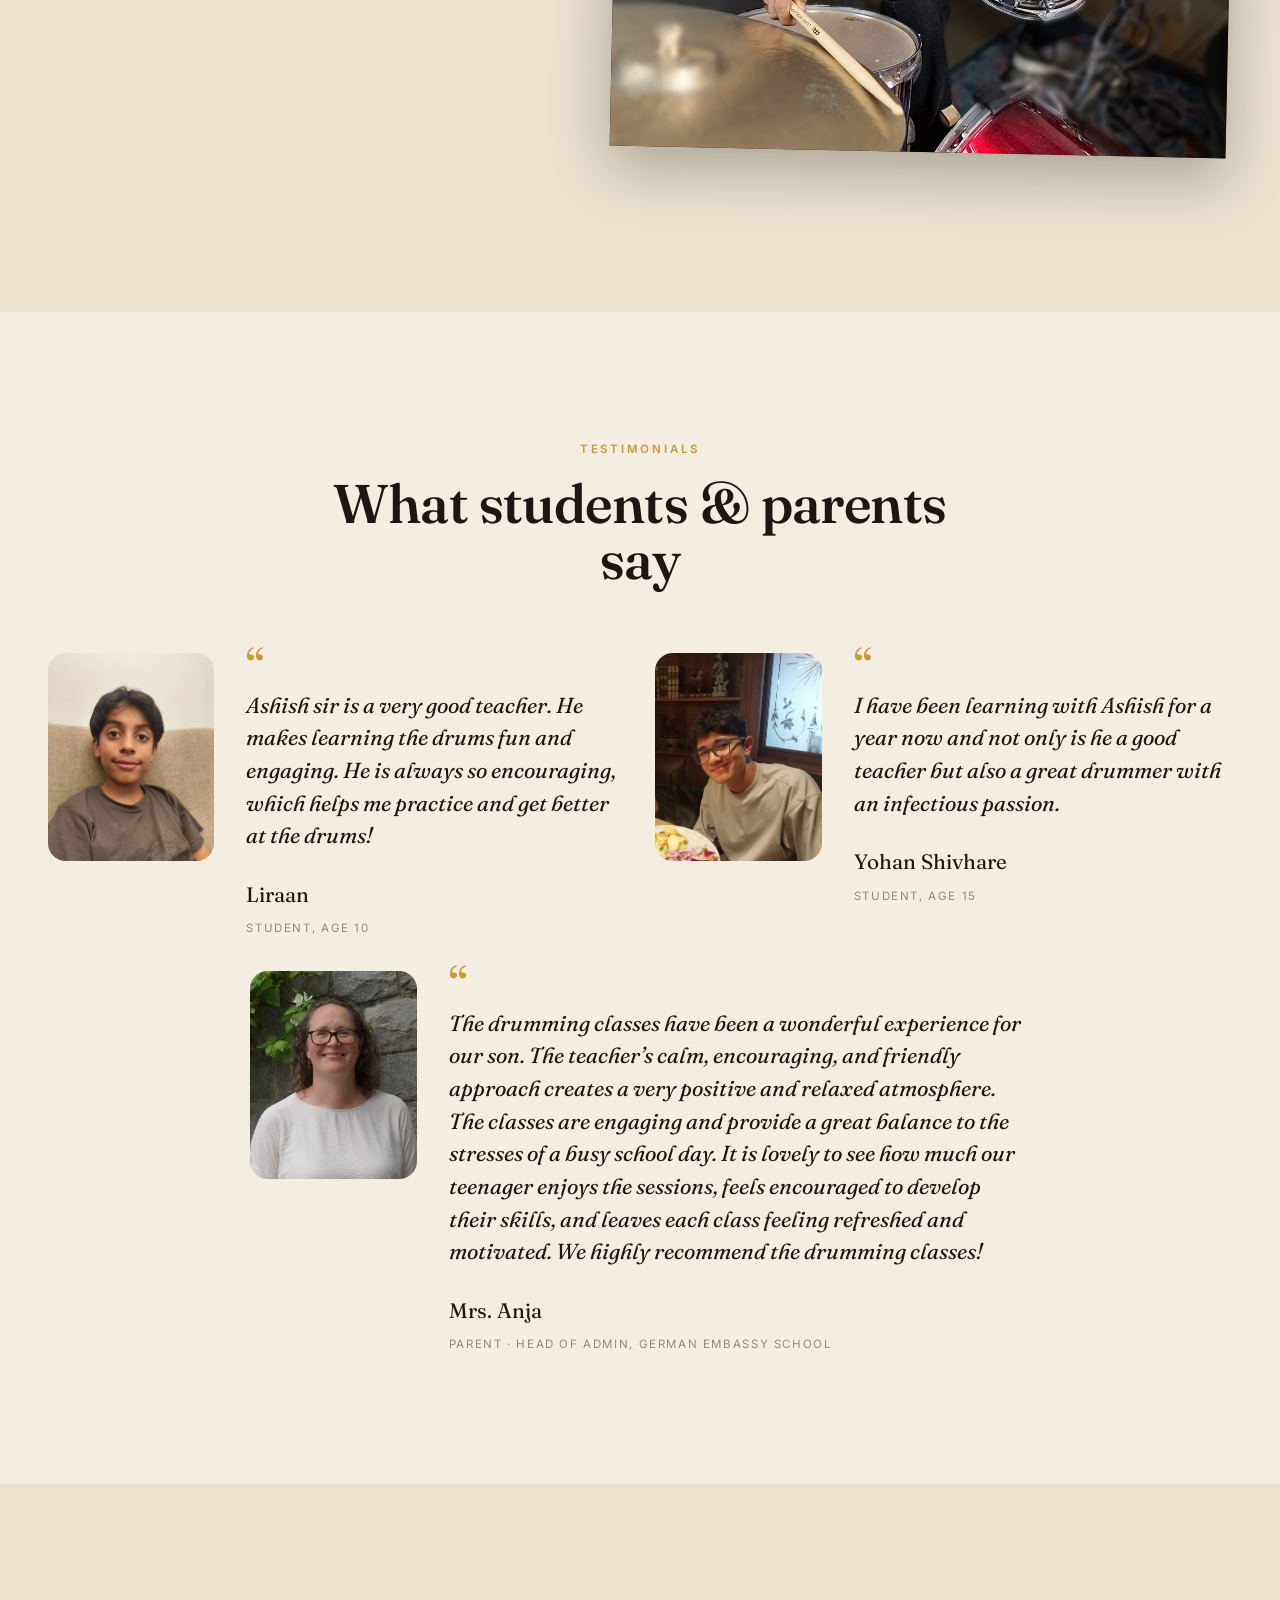
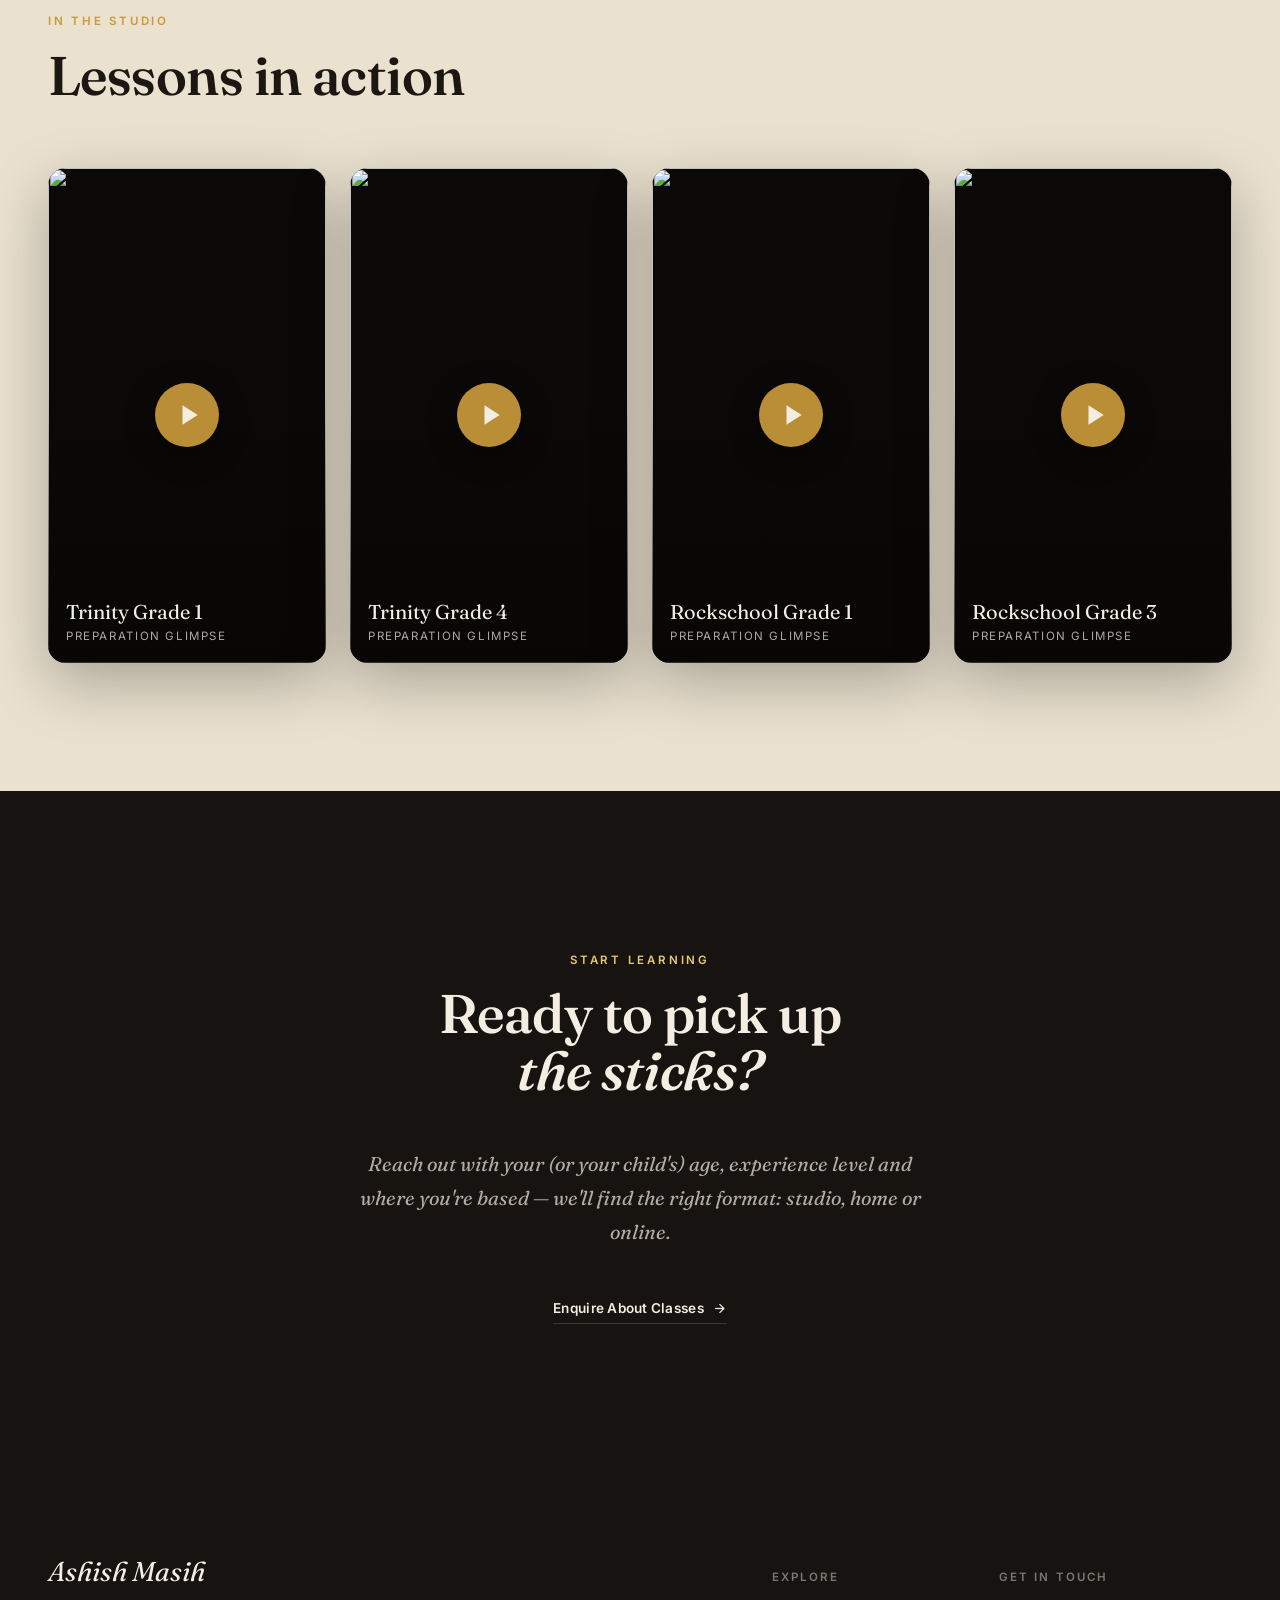
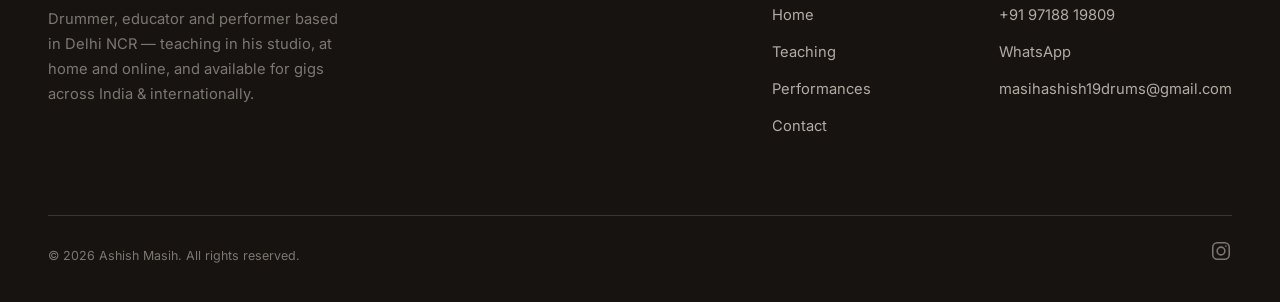
<file: teaching.html>
<!DOCTYPE html>
<html lang="en">
<head>
<meta charset="UTF-8">
<meta name="viewport" content="width=device-width, initial-scale=1.0, viewport-fit=cover">
<meta name="theme-color" content="#171310">
<title>Drum Classes — Ashish Masih | Studio, Home &amp; Online Lessons in Delhi NCR</title>
<meta name="description" content="Learn drums with Ashish Masih — one-on-one lessons in his Delhi studio, home lessons in South Delhi and parts of Gurgaon, or online over Zoom. Rockschool & Trinity grade prep for all ages.">
<link rel="stylesheet" href="css/tokens.css">
<link rel="stylesheet" href="css/base.css">
</head>
<body style="--accent: var(--accent-teach); --accent-2: var(--accent-teach-2); --accent-rgb: var(--accent-teach-rgb);">

<!-- This page re-themes to a warm gold accent (vs. the site's default red)
     for wayfinding — every component reads var(--accent)/--accent-2/--accent-rgb,
     so overriding them here cascades through Shadow DOM automatically. -->
<site-nav active="teaching"></site-nav>

<!-- HERO — asymmetric: title cols 1-8, kicker offset on its own row -->
<header class="section-dark" style="position:relative; min-height:90svh; display:flex; flex-direction:column; justify-content:flex-end; padding-bottom:var(--space-2xl); overflow:hidden;">
  <div style="position:absolute; inset:0; z-index:0;">
    <media-placeholder src="assets/images/teaching-classroom.jpg" alt="Ashish smiling as a young student plays a snare drum during a lesson" fit="contain" feather="0.28" focus="50% 50%" priority style="height:100%;"></media-placeholder>
    <div class="hero-shade-teach"></div>
  </div>
  <div class="container grid-12" style="position:relative; z-index:2;">
    <div class="col-start-1 col-span-8" data-reveal>
      <span class="eyebrow">Drum Classes · In the Studio · At Home · Online</span>
      <h1 style="color:var(--cream); font-size:clamp(2.6rem,6.5vw,5.4rem); margin-bottom:var(--space-lg);">Learn from<br><em style="color:var(--accent-2);">a working pro</em></h1>
      <p class="dek" style="margin-bottom:var(--space-xl);">Drum lessons for ages 5 to 56 — in Ashish's studio, at your home, or online. Taught by a touring drummer and session artist.</p>
      <div class="link-row">
        <a href="#contact-cta" class="link-cta">Enquire About Classes <svg viewBox="0 0 24 24" fill="none" stroke="currentColor" stroke-width="2"><line x1="5" y1="12" x2="19" y2="12"/><polyline points="12 5 19 12 12 19"/></svg></a>
      </div>
    </div>
  </div>
</header>

<!-- CURRENTLY TEACHING AT — second fold, straight after the hero -->
<section class="section-tight">
  <div class="container">
    <span class="eyebrow" data-reveal>Currently Teaching At</span>
    <div class="info-row" data-reveal>
      <div class="info-item">
        <h4>German Embassy School</h4>
        <p>New Delhi</p>
      </div>
      <div class="info-item">
        <h4>King's College UK</h4>
        <p>British Board School, Delhi NCR</p>
      </div>
      <div class="info-item">
        <h4>Music Edu</h4>
        <p>Private Music Academy, RK Puram</p>
      </div>
    </div>
  </div>
</section>

<!-- THREE WAYS TO LEARN — one big photographic panel + two stacked panels -->
<section class="section">
  <div class="container">
    <div class="section-head" data-reveal>
      <span class="eyebrow">How Classes Work</span>
      <h2>Three ways to learn</h2>
    </div>
    <div class="ways" data-reveal>

      <article class="way way-a has-photo">
        <div class="way-media"><media-placeholder src="assets/images/studio-kit.jpg" alt="Overhead view of Ashish playing a white drum kit in his studio, surrounded by acoustic panels" fit="cover" focus="50% 45%" style="height:100%;"></media-placeholder></div>
        <span class="way-chip">Offline · One-on-one</span>
        <h3>In Ashish's studio</h3>
        <p>One-on-one sessions with Ashish, in person, at his studio — set up inside his home. Ask for the address when you enquire.</p>
      </article>

      <article class="way way-b">
        <span class="way-chip">South Delhi · parts of Gurgaon</span>
        <h3>Home lessons</h3>
        <p>Ashish comes to you — in South Delhi and a few parts of Gurgaon closer to Delhi. For Noida and farther areas, the studio or online lessons are the way to go.</p>
      </article>

      <article class="way way-c">
        <span class="way-chip">Zoom · Google Meet</span>
        <h3>Online lessons</h3>
        <p>Live, for students in areas far from the studio — Noida, farther parts of Gurgaon and beyond.</p>
        <p class="way-note"><strong>No drum kit yet?</strong> For the first few weeks — even months — all you need is a practice pad and a pair of sticks.</p>
      </article>

    </div>
  </div>
</section>

<!-- WHAT YOU LEARN — a single editorial statement instead of a list -->
<section class="section section-alt">
  <div class="container grid-12">
    <div class="col-start-1 col-span-4" data-reveal>
      <span class="eyebrow">What You'll Learn</span>
      <h2>All levels. All ages.</h2>
    </div>
    <p class="pull-numbers learn-line col-start-6 col-span-7" data-reveal>Students from <strong>5 to 56</strong>. Preparation for <strong>Rockschool</strong> and <strong>Trinity</strong> grades. And Ashish's own concepts — blended with technique he learned directly from his guru.</p>
  </div>
</section>

<!-- GURU -->
<section class="section-alt" style="padding:var(--space-lg) 0;">
  <div class="container">
    <content-spread index="Mentor" reverse data-reveal>
      <media-placeholder slot="media" src="assets/images/mentor-manoj-maveli.jpg" alt="Manoj Maveli, Ashish's mentor, smiling as he plays a snare drum" ratio="1-1" tilt="right" focus="45% 40%"></media-placeholder>
      <h3 slot="heading">Mentored by Manoj Maveli</h3>
      <p slot="body">Ashish's foundation and technique were shaped under Manoj Maveli — a Berklee College of Music (Boston, USA) alumnus who trains India's top drummers. It's a mentorship, and a journey of learning, that continues to this day.</p>
    </content-spread>
  </div>
</section>

<!-- TESTIMONIALS -->
<section class="section">
  <div class="container">
    <div class="section-head center" data-reveal>
      <span class="eyebrow">Testimonials</span>
      <h2>What students &amp; parents say</h2>
    </div>
    <div class="grid-12" data-reveal>
      <pull-quote class="col-span-6" name="Liraan" meta="Student, age 10" photo="assets/images/student-liraan.jpg" photo-alt="Liraan, a 10-year-old drum student" focus="47% 38%">Ashish sir is a very good teacher. He makes learning the drums fun and engaging. He is always so encouraging, which helps me practice and get better at the drums!</pull-quote>
      <pull-quote class="col-span-6" name="Yohan Shivhare" meta="Student, age 15" photo="assets/images/student-yohaan.jpg" photo-alt="Yohan, a 15-year-old drum student" focus="40% 40%">I have been learning with Ashish for a year now and not only is he a good teacher but also a great drummer with an infectious passion.</pull-quote>
      <pull-quote class="col-start-3 col-span-8" name="Mrs. Anja" meta="Parent · Head of Admin, German Embassy School" photo="assets/images/parent-anja.jpg" photo-alt="Mrs. Anja, a parent and head of admin at the German Embassy School" focus="50% 30%">The drumming classes have been a wonderful experience for our son. The teacher’s calm, encouraging, and friendly approach creates a very positive and relaxed atmosphere. The classes are engaging and provide a great balance to the stresses of a busy school day. It is lovely to see how much our teenager enjoys the sessions, feels encouraged to develop their skills, and leaves each class feeling refreshed and motivated. We highly recommend the drumming classes!</pull-quote>
    </div>
  </div>
</section>

<!-- GALLERY -->
<section class="section section-alt">
  <div class="container">
    <div class="section-head" data-reveal>
      <span class="eyebrow">In The Studio</span>
      <h2>Lessons in action</h2>
    </div>
    <div class="video-row" data-reveal>
      <video-tile yt="sKKCt3RUR08" caption="Trinity Grade 1" meta="Preparation glimpse"></video-tile>
      <video-tile yt="VcEfxYSsvCs" caption="Trinity Grade 4" meta="Preparation glimpse"></video-tile>
      <video-tile yt="d_n5_dL_Mrk" caption="Rockschool Grade 1" meta="Preparation glimpse"></video-tile>
      <video-tile yt="N6CNbHTYVUE" caption="Rockschool Grade 3" meta="Preparation glimpse"></video-tile>
    </div>
  </div>
</section>

<!-- CTA -->
<section class="section-dark cta-close" id="contact-cta">
  <div class="container" data-reveal>
    <span class="eyebrow">Start Learning</span>
    <h2>Ready to pick up<br><em>the sticks?</em></h2>
    <p class="dek" style="margin:0 auto var(--space-xl); text-align:center;">Reach out with your (or your child's) age, experience level and where you're based — we'll find the right format: studio, home or online.</p>
    <div class="link-row" style="justify-content:center;">
      <a href="contact.html" class="link-cta">Enquire About Classes <svg viewBox="0 0 24 24" fill="none" stroke="currentColor" stroke-width="2"><line x1="5" y1="12" x2="19" y2="12"/><polyline points="12 5 19 12 12 19"/></svg></a>
    </div>
  </div>
</section>

<site-footer></site-footer>

<script type="module" src="js/app.js"></script>
</body>
</html>
</file>
<file: css/tokens.css>
/* ============================================
   DESIGN TOKENS — single source of truth.
   Consumed by base.css (light DOM) and by every
   Web Component's Shadow DOM (custom properties
   pierce the shadow boundary by design).
   ============================================ */

:root {
  /* ---- color: paper (light) chapters ---- */
  --paper: #f3ede2;
  --paper-alt: #eae1cf;
  --ink: #1c1712;
  --ink-soft: #4c453b;
  --ink-faint: #948c7d;
  --line: rgba(28, 23, 18, 0.15);
  --line-soft: rgba(28, 23, 18, 0.09);

  /* ---- color: dark (cover) chapters ---- */
  --dark: #171310;
  --dark-alt: #211b15;
  --cream: #f3ede2;
  --cream-soft: rgba(243, 237, 226, 0.7);
  --cream-faint: rgba(243, 237, 226, 0.46);
  --line-dark: rgba(243, 237, 226, 0.16);

  /* ---- color: accent (primary — red/orange, "performance" energy) ---- */
  --accent: #c8432a;
  --accent-2: #f2905f;
  --accent-rgb: 200, 67, 42;
  --accent-soft: rgba(200, 67, 42, 0.14);

  /* ---- color: accent (secondary — gold, "teaching" wayfinding) ----
     Pages override --accent/--accent-2/--accent-rgb with these at the
     <body> level so every component (nav, buttons, glows, chips) that
     reads var(--accent) re-themes automatically — custom properties
     pierce the Shadow DOM boundary by design. ---- */
  --accent-teach: #c99a3a;
  --accent-teach-2: #e8c874;
  --accent-teach-rgb: 201, 154, 58;

  /* ---- spacing scale (strict, 4px atomic unit) ---- */
  --space-3xs: 0.25rem;   /* 4  */
  --space-2xs: 0.5rem;    /* 8  */
  --space-xs: 0.75rem;    /* 12 */
  --space-sm: 1rem;       /* 16 */
  --space-md: 1.5rem;     /* 24 */
  --space-lg: 2rem;       /* 32 */
  --space-xl: 3rem;       /* 48 */
  --space-2xl: 4rem;      /* 64 */
  --space-3xl: 6rem;      /* 96 */
  --space-4xl: 8rem;      /* 128 */
  --space-5xl: 10rem;     /* 160 */

  /* ---- type ---- */
  --font-display: 'Fraunces', Georgia, serif;
  --font-body: 'Inter', -apple-system, BlinkMacSystemFont, sans-serif;
  --text-2xs: 0.65rem;
  --text-xs: 0.72rem;
  --text-sm: 0.85rem;
  --text-base: 1.03rem;
  --text-md: 1.25rem;
  --text-lg: clamp(1.3rem, 2.6vw, 1.8rem);
  --text-xl: clamp(2rem, 4.6vw, 3.4rem);
  --text-2xl: clamp(2.6rem, 6vw, 5rem);
  --text-3xl: clamp(3rem, 8vw, 6.6rem);

  /* ---- radius ---- */
  --radius-sm: 2px;
  --radius-md: 8px;
  --radius-lg: 18px;
  --radius-xl: 28px;
  --radius-pill: 999px;

  /* ---- framed page (contained dark canvas, not edge-to-edge) ---- */
  --page-bg: #000;
  --frame-pad: clamp(10px, 1.6vw, 22px);

  /* ---- glass (glassmorphism overlay panels) ---- */
  --glass-blur: 18px;
  --glass-bg-dark: rgba(23, 19, 16, 0.5);
  --glass-bg-light: rgba(243, 237, 226, 0.55);
  --glass-border-dark: rgba(243, 237, 226, 0.18);
  --glass-border-light: rgba(28, 23, 18, 0.16);
  --glass-shadow: 0 20px 60px rgba(0, 0, 0, 0.28);

  /* ---- motion (micro-interaction tokens) ---- */
  --ease-out: cubic-bezier(.22, 1, .36, 1);
  --ease-in-out: cubic-bezier(.65, 0, .35, 1);
  --dur-fast: 180ms;
  --dur-med: 320ms;
  --dur-slow: 640ms;
  --lift-hover: -4px;
  --scale-hover: 1.015;
  --scale-press: 0.985;

  /* ---- grid (asymmetric 12-col system) ---- */
  --grid-cols: 12;
  --grid-gap: clamp(16px, 2.4vw, var(--space-lg));
  --container-max: 1280px;
  --container-pad: clamp(20px, 4vw, 48px);
}
</file>
<file: css/base.css>
/* ============================================
   BASE — reset, global type, asymmetric grid
   system, section rhythm, and light-DOM atoms
   that are too content-specific to warrant a
   Web Component (see /js/components for the
   reusable, decoupled UI pieces instead).
   ============================================ */

@import url('https://fonts.googleapis.com/css2?family=Fraunces:ital,opsz,wght@0,9..144,300..900;1,9..144,300..900&family=Inter:wght@400;500;600;700&display=swap');

* { box-sizing: border-box; margin: 0; padding: 0; }
html { scroll-behavior: smooth; background: #171310; } /* no cream strip under the footer / when pulling past the ends */

body {
  background: var(--paper);
  color: var(--ink-soft);
  font-family: var(--font-body);
  font-size: var(--text-base);
  line-height: 1.7;
  -webkit-font-smoothing: antialiased;
  overflow-x: hidden;
  position: relative;
}

/* film grain, sits above everything, ignores pointer events */
body::before {
  content: '';
  position: fixed;
  inset: 0;
  z-index: 999;
  pointer-events: none;
  opacity: 0.05;
  mix-blend-mode: overlay;
  background-image: url("data:image/svg+xml,%3Csvg xmlns='http://www.w3.org/2000/svg' width='180' height='180'%3E%3Cfilter id='n'%3E%3CfeTurbulence type='fractalNoise' baseFrequency='0.85' numOctaves='2' stitchTiles='stitch'/%3E%3C/filter%3E%3Crect width='100%25' height='100%25' filter='url(%23n)'/%3E%3C/svg%3E");
}

img { max-width: 100%; display: block; }
a { color: inherit; text-decoration: none; }
ul { list-style: none; }

/* ---------- container + asymmetric grid ---------- */
.container {
  max-width: var(--container-max);
  margin: 0 auto;
  padding: 0 var(--container-pad);
}
.grid-12 {
  display: grid;
  grid-template-columns: repeat(var(--grid-cols), 1fr);
  gap: var(--grid-gap);
}
.col-start-1 { grid-column-start: 1; }
.col-start-2 { grid-column-start: 2; }
.col-start-3 { grid-column-start: 3; }
.col-start-4 { grid-column-start: 4; }
.col-start-6 { grid-column-start: 6; }
.col-start-7 { grid-column-start: 7; }
.col-start-8 { grid-column-start: 8; }
.col-start-9 { grid-column-start: 9; }
.col-start-10 { grid-column-start: 10; }
.col-span-3 { grid-column-end: span 3; }
.col-span-4 { grid-column-end: span 4; }
.col-span-5 { grid-column-end: span 5; }
.col-span-6 { grid-column-end: span 6; }
.col-span-7 { grid-column-end: span 7; }
.col-span-8 { grid-column-end: span 8; }
.col-span-9 { grid-column-end: span 9; }
.col-span-10 { grid-column-end: span 10; }
.col-span-12 { grid-column-end: span 12; }
.row-start-1 { grid-row-start: 1; }

/* ---------- typography ---------- */
h1, h2, h3, h4 {
  font-family: var(--font-display);
  font-weight: 560;
  letter-spacing: -0.01em;
  line-height: 1.04;
  color: var(--ink);
}
.section-dark h1, .section-dark h2, .section-dark h3, .section-dark h4 { color: var(--cream); }

h1 { font-size: var(--text-3xl); font-weight: 480; }
h2 { font-size: var(--text-xl); }
h3 { font-size: var(--text-lg); font-weight: 560; }
em, .italic { font-style: italic; }

p { color: var(--ink-soft); }
.section-dark p { color: var(--cream-soft); }

.eyebrow {
  display: block;
  font-size: var(--text-xs);
  font-weight: 600;
  letter-spacing: 0.24em;
  text-transform: uppercase;
  color: var(--accent);
  margin-bottom: var(--space-sm);
}
.section-dark .eyebrow { color: var(--accent-2); }

.dek {
  font-family: var(--font-display);
  font-style: italic;
  font-weight: 400;
  font-size: var(--text-md);
  color: var(--ink-soft);
  max-width: 600px;
}
.section-dark .dek { color: var(--cream-soft); }

/* ---------- link-cta atom (micro-interaction) ---------- */
.link-cta {
  display: inline-flex;
  align-items: center;
  gap: var(--space-2xs);
  font-family: var(--font-body);
  font-weight: 600;
  font-size: var(--text-sm);
  letter-spacing: 0.02em;
  color: var(--ink);
  padding-bottom: 3px;
  border-bottom: 1px solid var(--ink);
  transition: gap var(--dur-med) var(--ease-out), color var(--dur-med), border-color var(--dur-med), transform var(--dur-fast) var(--ease-out);
}
.link-cta:hover { gap: var(--space-sm); color: var(--accent); border-color: var(--accent); }
.link-cta:active { transform: scale(var(--scale-press)); }
.link-cta svg { width: 15px; height: 15px; }
.section-dark .link-cta { color: var(--cream); border-color: var(--line-dark); }
.section-dark .link-cta:hover { color: var(--accent-2); border-color: var(--accent-2); }
.link-row { display: flex; gap: var(--space-2xl); flex-wrap: wrap; align-items: center; }

.btn-solid {
  display: inline-flex;
  align-items: center;
  justify-content: center;
  gap: var(--space-2xs);
  padding: var(--space-sm) var(--space-lg);
  background: var(--accent);
  color: var(--cream);
  font-family: var(--font-body);
  font-weight: 600;
  font-size: var(--text-sm);
  letter-spacing: 0.03em;
  border: none;
  border-radius: var(--radius-md);
  cursor: pointer;
  transition: filter var(--dur-med) var(--ease-out), transform var(--dur-fast) var(--ease-out), box-shadow var(--dur-med) var(--ease-out);
}
.btn-solid:hover {
  filter: brightness(0.88);
  transform: translateY(var(--lift-hover));
  box-shadow: 0 10px 30px -6px rgba(var(--accent-rgb), 0.55);
}
.btn-solid:active { transform: scale(var(--scale-press)); }
.btn-solid svg { width: 15px; height: 15px; }

/* ---------- framed page (contained dark canvas w/ rounded panels) ---------- */
.framed-page { background: var(--page-bg); padding: var(--frame-pad); }

.promo-card {
  display: grid;
  grid-template-columns: 0.9fr 1.1fr;
  background: var(--dark);
  border-radius: var(--radius-xl);
  overflow: hidden;
  min-height: 60svh;
}
.promo-text {
  display: flex;
  flex-direction: column;
  justify-content: center;
  align-items: flex-start;
  padding: var(--space-3xl) clamp(var(--space-lg), 5vw, var(--space-3xl));
  min-width: 0;
}
.promo-text .dek { margin: var(--space-sm) 0 var(--space-xl); max-width: 420px; }
.hero-stat { display: flex; align-items: center; gap: var(--space-sm); margin: var(--space-md) 0 0; }
.hero-stat-num { font-family: var(--font-display); font-style: italic; font-weight: 480; font-size: clamp(2.8rem, 5.2vw, 4.4rem); line-height: 1; letter-spacing: -0.02em; color: var(--accent-2); }
.hero-stat-label { font-size: var(--text-xs); font-weight: 600; letter-spacing: 0.16em; text-transform: uppercase; line-height: 1.5; color: var(--cream-soft); }
.promo-media {
  position: relative;
  min-width: 0;
  margin-left: -10%;
  pointer-events: none;
  /* the photo dissolves into the card colour instead of ending on a hard edge */
  -webkit-mask-image: linear-gradient(90deg, transparent 0%, rgba(0, 0, 0, 0.2) 12%, rgba(0, 0, 0, 0.62) 28%, #000 55%);
  mask-image: linear-gradient(90deg, transparent 0%, rgba(0, 0, 0, 0.2) 12%, rgba(0, 0, 0, 0.62) 28%, #000 55%);
}
.promo-media media-placeholder { height: 100%; }

/* ---------- tile grid (bento-style section links) ---------- */
.tile-grid {
  display: grid;
  grid-template-columns: 1fr 1fr;
  gap: var(--frame-pad);
  margin-top: var(--frame-pad);
}
.tile {
  position: relative;
  display: block;
  border-radius: var(--radius-xl);
  overflow: hidden;
  aspect-ratio: 4 / 3;
  transition: transform var(--dur-med) var(--ease-out);
}
.tile.full { grid-column: 1 / -1; aspect-ratio: 21 / 9; }
.tile:hover { transform: translateY(var(--lift-hover)); }
.tile::before {
  content: '';
  position: absolute;
  inset: 0;
  z-index: 1;
  background: linear-gradient(180deg, transparent 50%, rgba(8, 6, 4, 0.62) 100%);
  pointer-events: none;
}
.tile::after {
  content: '';
  position: absolute;
  inset: 0;
  z-index: 1;
  background: linear-gradient(180deg, rgba(var(--accent-rgb), 0) 35%, rgba(var(--accent-rgb), 0.45) 100%);
  opacity: 0;
  transition: opacity var(--dur-med) var(--ease-out);
  pointer-events: none;
}
.tile:hover::after { opacity: 1; }
.tile media-placeholder { height: 100%; }
.tile-label {
  position: absolute;
  left: var(--space-lg);
  bottom: var(--space-lg);
  z-index: 2;
  font-family: var(--font-display);
  font-size: var(--text-xl);
  color: var(--cream);
  pointer-events: none;
}

/* ---------- numbers strip (compact, so the photos stay the hero) ---------- */
.numbers-strip { padding: var(--space-xl) 0; }
.numbers-strip .pull-numbers { font-size: clamp(1.1rem, 1.7vw, 1.45rem); line-height: 1.6; max-width: 880px; }

/* ---------- journey (stack of full-size chapter cards on the black canvas) ---------- */
.journey { background: var(--page-bg); }
.journey-head { padding-top: var(--space-2xl); padding-bottom: var(--space-lg); }
.journey-stack { display: grid; gap: var(--frame-pad); }
.journey-coda {
  display: flex;
  align-items: baseline;
  gap: var(--space-xl);
  padding: var(--space-xl);
  border-radius: var(--radius-xl);
  background: var(--dark-alt);
}
.journey-coda .eyebrow { margin: 0; white-space: nowrap; }
.journey-coda p {
  font-family: var(--font-display);
  font-style: italic;
  font-size: clamp(1.25rem, 2.3vw, 1.9rem);
  line-height: 1.4;
  color: var(--cream);
  max-width: 820px;
}

/* ---------- proof grid (equal-size captioned photos, e.g. corporate gigs) ---------- */
.proof-grid {
  display: grid;
  grid-template-columns: repeat(4, 1fr);
  gap: var(--space-md);
}
.proof-grid media-placeholder { border-radius: var(--radius-lg); overflow: hidden; }
@media (max-width: 980px) { .proof-grid { grid-template-columns: repeat(2, 1fr); } }
@media (max-width: 560px) { .proof-grid { grid-template-columns: 1fr; } }

@media (max-width: 900px) {
  .promo-card { grid-template-columns: 1fr; }
  .promo-media {
    aspect-ratio: 4/3;
    margin-left: 0;
    margin-top: -12%;
    -webkit-mask-image: linear-gradient(180deg, transparent 0%, rgba(0, 0, 0, 0.2) 12%, rgba(0, 0, 0, 0.62) 28%, #000 55%);
    mask-image: linear-gradient(180deg, transparent 0%, rgba(0, 0, 0, 0.2) 12%, rgba(0, 0, 0, 0.62) 28%, #000 55%);
  }
  .promo-text { padding: var(--space-2xl) var(--space-lg); }
}
@media (max-width: 700px) {
  .tile-grid { grid-template-columns: 1fr; }
  .tile.full { aspect-ratio: 4/3; }
}

/* ---------- section rhythm ---------- */
.section { padding: var(--space-4xl) 0; position: relative; background: var(--paper); }
.section-tight { padding: var(--space-3xl) 0; }
.section-alt { background: var(--paper-alt); }
.section-dark { background: var(--dark); }
.section-dark.section-alt { background: var(--dark-alt); }
.section-head { margin-bottom: var(--space-2xl); max-width: 640px; }
.section-head.center { text-align: center; max-width: 640px; margin-left: auto; margin-right: auto; }

/* ---------- pull-numbers (editorial stat sentence) ---------- */
.pull-numbers {
  font-family: var(--font-display);
  font-size: var(--text-xl);
  line-height: 1.5;
  color: var(--ink);
  font-weight: 400;
}
.pull-numbers strong { color: var(--accent); font-weight: 600; font-style: italic; }
.section-dark .pull-numbers { color: var(--cream); }

/* ---------- flowing / plain lists ---------- */
.flow-list {
  font-family: var(--font-display);
  font-style: italic;
  font-size: var(--text-md);
  color: var(--ink);
  line-height: 1.9;
}
.section-dark .flow-list { color: var(--cream); }
.flow-list .sep { color: var(--accent); font-style: normal; margin: 0 var(--space-sm); }


/* ---------- info row (location-style triads) ---------- */
.info-row { display: grid; grid-template-columns: repeat(3, 1fr); gap: var(--space-2xl); }
.info-row .info-item h4 { font-family: var(--font-display); font-style: italic; font-weight: 500; font-size: var(--text-md); margin-bottom: var(--space-2xs); }
.info-row .info-item p { font-size: var(--text-sm); }

/* ---------- contact page ---------- */
.contact-list { border-top: 1px solid var(--line); }
.cl-row {
  display: grid;
  grid-template-columns: 220px 1fr;
  align-items: baseline;
  column-gap: var(--space-lg);
  row-gap: var(--space-sm);
  padding: var(--space-xl) 0;
  border-bottom: 1px solid var(--line);
}
.cl-label { font-size: var(--text-xs); letter-spacing: 0.16em; text-transform: uppercase; color: var(--ink-faint); }
.cl-value {
  font-family: var(--font-display);
  font-size: clamp(1.4rem, 3.2vw, 2.6rem);
  line-height: 1.1;
  color: var(--ink);
  overflow-wrap: anywhere;
  transition: color var(--dur-med) var(--ease-out), padding-left var(--dur-med) var(--ease-out);
}
.cl-value:hover { color: var(--accent); padding-left: var(--space-xs); }
.cl-actions { grid-column: 2; display: flex; gap: var(--space-lg); flex-wrap: wrap; }
.contact-hero { position: relative; overflow: hidden; display: flex; flex-direction: column; justify-content: center; min-height: min(82svh, 780px); padding: 150px 0 90px; }
.contact-hero .container { position: relative; z-index: 1; width: 100%; }
.contact-hero::before { content: ''; position: absolute; inset: 0 0 auto 0; height: 150px; z-index: 1; pointer-events: none; background: linear-gradient(180deg, rgba(23,19,16,.72), transparent); }
/* the photo bleeds off the top/right and dissolves into the page colour on its left and bottom edges */
.contact-photo {
  position: absolute; top: 0; right: 0; bottom: 0;
  width: min(58%, 840px);
  z-index: 0;
  pointer-events: none;
  -webkit-mask-image: linear-gradient(90deg, transparent 0%, transparent 5%, rgba(0,0,0,.5) 26%, #000 58%), linear-gradient(0deg, transparent 0%, rgba(0,0,0,.6) 14%, #000 42%);
  -webkit-mask-composite: source-in;
  mask-image: linear-gradient(90deg, transparent 0%, transparent 5%, rgba(0,0,0,.5) 26%, #000 58%), linear-gradient(0deg, transparent 0%, rgba(0,0,0,.6) 14%, #000 42%);
  mask-composite: intersect;
}
.contact-facts { display: grid; grid-template-columns: repeat(3, 1fr); gap: var(--space-xl); margin-top: var(--space-3xl); }
.fact { border-top: 1px solid var(--line); padding-top: var(--space-md); min-width: 0; }
.fact-list { list-style: none; font-family: var(--font-display); font-style: italic; font-size: 1.15rem; line-height: 1.9; color: var(--ink); }
.fact-line { font-size: var(--text-sm); line-height: 1.6; margin-bottom: var(--space-sm); }
.fact-line strong { display: block; font-family: var(--font-display); font-style: italic; font-weight: 500; font-size: 1.15rem; color: var(--ink); margin-bottom: 2px; }
.hero-shade-teach { position: absolute; inset: 0; background: linear-gradient(90deg, rgba(23,19,16,.78) 0%, rgba(23,19,16,.5) 38%, rgba(23,19,16,0) 62%), linear-gradient(180deg, rgba(23,19,16,.3) 0%, rgba(23,19,16,0) 22%, rgba(23,19,16,0) 78%, rgba(23,19,16,.55) 100%); }

/* ---------- ways (mixed-size panels: one photographic, two solid) ---------- */
.ways {
  display: grid;
  grid-template-columns: 1.25fr 1fr;
  grid-template-rows: 1fr 1fr;
  gap: var(--frame-pad);
}
.way {
  position: relative;
  isolation: isolate;
  overflow: hidden;
  display: flex;
  flex-direction: column;
  justify-content: flex-end;
  min-height: 300px;
  padding: var(--space-xl) var(--space-xl) var(--space-lg);
  border-radius: var(--radius-xl);
  color: var(--cream);
}
.way h3 { color: var(--cream); font-size: clamp(1.9rem, 3.6vw, 3.1rem); font-weight: 480; margin-bottom: var(--space-xs); }
.way p { color: var(--cream-soft); max-width: 470px; }
.way-chip {
  position: absolute;
  top: var(--space-lg);
  left: var(--space-xl);
  z-index: 2;
  padding: 8px 15px;
  border-radius: var(--radius-pill);
  background: var(--glass-bg-dark);
  border: 1px solid var(--glass-border-dark);
  backdrop-filter: blur(var(--glass-blur));
  -webkit-backdrop-filter: blur(var(--glass-blur));
  font-size: var(--text-xs);
  font-weight: 600;
  letter-spacing: 0.16em;
  text-transform: uppercase;
  color: var(--cream);
}
.way-a {
  grid-row: 1 / span 2;
  min-height: 640px;
  background:
    radial-gradient(120% 90% at 0% 100%, rgba(var(--accent-rgb), 0.42), transparent 66%),
    var(--dark);
}
.way-a .way-media { position: absolute; inset: 0; z-index: -2; }
.way-a.has-photo::after {
  content: '';
  position: absolute;
  inset: 0;
  z-index: -1;
  background: linear-gradient(180deg, rgba(8, 6, 4, 0.1) 30%, rgba(8, 6, 4, 0.82) 100%);
}
.way-b {
  background:
    radial-gradient(90% 120% at 100% 0%, rgba(var(--accent-rgb), 0.3), transparent 62%),
    var(--dark);
}
.way-c {
  background:
    radial-gradient(110% 130% at 0% 0%, rgba(var(--accent-rgb), 0.62), transparent 70%),
    #1c1712;
}
.way-note {
  margin-top: var(--space-md);
  padding-top: var(--space-sm);
  border-top: 1px solid rgba(243, 237, 226, 0.28);
  font-size: var(--text-sm);
}
.way-note strong { color: var(--cream); font-weight: 600; }
.learn-line { font-size: var(--text-lg); line-height: 1.55; }

/* ---------- big inline links (dark band) ---------- */
.big-links { display: flex; flex-wrap: wrap; gap: var(--space-md) var(--space-2xl); }
.big-links a {
  display: inline-flex;
  align-items: center;
  gap: 0.35em;
  font-family: var(--font-display);
  font-style: italic;
  font-size: clamp(1.8rem, 4.2vw, 3.4rem);
  line-height: 1.15;
  color: var(--cream);
  padding-bottom: 0.06em;
  border-bottom: 1px solid var(--line-dark);
  transition: color var(--dur-med) var(--ease-out), border-color var(--dur-med) var(--ease-out), gap var(--dur-med) var(--ease-out);
}
.big-links a:hover { color: var(--accent-2); border-color: var(--accent-2); gap: 0.6em; }
.big-links svg { width: 0.62em; height: 0.62em; flex-shrink: 0; }

/* ---------- CTA closing band ---------- */
.cta-close { padding: var(--space-5xl) 0; text-align: center; }
.cta-close .eyebrow { justify-content: center; }
.cta-close h2 { margin: var(--space-sm) 0 var(--space-xl); }

/* ---------- reveal-on-scroll (driven by js/reveal.js) ---------- */
[data-reveal] {
  opacity: 0;
  transform: translateY(28px);
  transition: opacity var(--dur-slow) var(--ease-out), transform var(--dur-slow) var(--ease-out);
}
[data-reveal].in { opacity: 1; transform: translateY(0); }

/* ---------- responsive ---------- */
@media (max-width: 980px) {
  .grid-12 { grid-template-columns: repeat(6, 1fr); }
  .col-span-3, .col-span-4, .col-span-5, .col-span-6, .col-span-7, .col-span-8, .col-span-9, .col-span-10 { grid-column: 1 / -1; }
  .col-start-1, .col-start-2, .col-start-3, .col-start-4, .col-start-6, .col-start-7, .col-start-8, .col-start-9, .col-start-10 { grid-column-start: 1; }
  .info-row { grid-template-columns: 1fr; gap: var(--space-lg); }
  .journey-coda { flex-direction: column; gap: var(--space-xs); padding: var(--space-lg); }
  .cl-row { grid-template-columns: 1fr; gap: var(--space-xs); padding: var(--space-lg) 0; }
  .ways { grid-template-columns: 1fr; grid-template-rows: none; }
  .way-a { grid-row: auto; min-height: 480px; }
  .way { padding: var(--space-lg); }
  .way-chip { left: var(--space-lg); top: var(--space-md); }
  .cl-actions { grid-column: 1; }
  .contact-facts { grid-template-columns: 1fr; gap: var(--space-xl); }
  .section { padding: var(--space-3xl) 0; }
}
@media (max-width: 560px) {
  .container { padding: 0 20px; }
  .link-row { gap: var(--space-md); }
}

/* masonry gallery: vertical gap between stacked photos (must live outside the shadow root) */
gallery-grid[layout="masonry"] > media-placeholder { margin-bottom: var(--space-md); }

/* ---------- performances: where he's played ---------- */
.places { display: grid; grid-template-columns: repeat(6, 1fr); gap: var(--space-xl); }
.place { grid-column: span 3; border-top: 1px solid rgba(28, 23, 18, 0.28); padding-top: var(--space-md); }
.place:nth-child(n+4) { grid-column: span 3; }
.place h3 { font-family: var(--font-display); font-weight: 500; font-size: clamp(2.1rem, 4.4vw, 3.8rem); line-height: 1.05; margin: var(--space-2xs) 0 0; }
.place h3 em { color: var(--accent); font-size: 1.25em; margin-right: 0.08em; }
.place-kicker { display: block; font-size: var(--text-xs); letter-spacing: 0.16em; text-transform: uppercase; color: var(--ink-faint); }
.place-note { margin-top: var(--space-sm); font-size: var(--text-sm); font-style: italic; color: var(--ink-faint); }
.stage-head { margin-bottom: var(--space-2xl); align-items: end; }
@media (max-width: 700px) {
  .places { grid-template-columns: 1fr; gap: var(--space-lg); }
  .place, .place:nth-child(n+4) { grid-column: auto; }
  .stage-head > * { grid-column: 1 / -1 !important; }
}

/* ---------- phones ---------- */
@media (max-width: 900px) {
  /* home hero: photo first, then the words — the card colour rises up over the photo's lower edge */
  .promo-media {
    order: -1;
    aspect-ratio: 4 / 5;
    margin: 0 0 -18%;
    -webkit-mask-image: linear-gradient(180deg, #000 0%, #000 55%, rgba(0,0,0,.55) 78%, transparent 100%);
    mask-image: linear-gradient(180deg, #000 0%, #000 55%, rgba(0,0,0,.55) 78%, transparent 100%);
  }
  .promo-text { position: relative; z-index: 1; padding: 0 var(--space-lg) var(--space-xl); }
}
@media (max-width: 700px) {
  .contact-hero { min-height: 0; display: block; padding: 120px 0 56px; }
  .contact-photo {
    position: relative; width: auto; height: 420px;
    margin: var(--space-md) 0 -56px;
    -webkit-mask-image: linear-gradient(180deg, transparent 0%, rgba(0,0,0,.6) 12%, #000 30%, #000 62%, transparent 100%);
    mask-image: linear-gradient(180deg, transparent 0%, rgba(0,0,0,.6) 12%, #000 30%, #000 62%, transparent 100%);
  }
  .contact-facts { grid-template-columns: 1fr; gap: var(--space-lg); margin-top: var(--space-2xl); }
  .section { padding: var(--space-2xl) 0; }
  .section-tight { padding: var(--space-xl) 0; }
  .section-head { margin-bottom: var(--space-xl); }
  .cta-close { padding: var(--space-3xl) 0; }
  .eyebrow { letter-spacing: 0.16em; }
  .journey-head { padding-top: var(--space-xl); }
  .way, .way-a { min-height: 0; padding-top: 4.6rem; }
  .way-a { min-height: 300px; }
  .proof-grid { grid-template-columns: repeat(2, 1fr); gap: var(--space-xs); }
  .big-links a { font-size: clamp(1.5rem, 7vw, 2rem); }
  .hero-shade-teach { background: linear-gradient(180deg, rgba(23,19,16,.35) 0%, rgba(23,19,16,0) 20%, rgba(23,19,16,.2) 45%, rgba(23,19,16,.88) 100%); }
}

/* ---------- vertical video row (YouTube Shorts) ---------- */
.video-row { display: grid; grid-template-columns: repeat(4, minmax(0, 1fr)); gap: var(--space-md); }
@media (max-width: 900px) { .video-row { grid-template-columns: repeat(2, minmax(0, 1fr)); } }
/* on phones: one tall tile at a time, swipe sideways — big enough to actually watch */
@media (max-width: 560px) {
  .video-row {
    display: flex; gap: var(--space-sm);
    overflow-x: auto; scroll-snap-type: x mandatory; -webkit-overflow-scrolling: touch;
    margin: 0 -20px; padding: 0 20px var(--space-sm);
    scroll-padding: 0 20px; scrollbar-width: none;
  }
  .video-row::-webkit-scrollbar { display: none; }
  .video-row video-tile { flex: 0 0 74%; scroll-snap-align: start; }
}

.band-block { margin-top: var(--space-3xl); }
@media (max-width: 700px) { .band-block { margin-top: var(--space-md); } }
</file>
